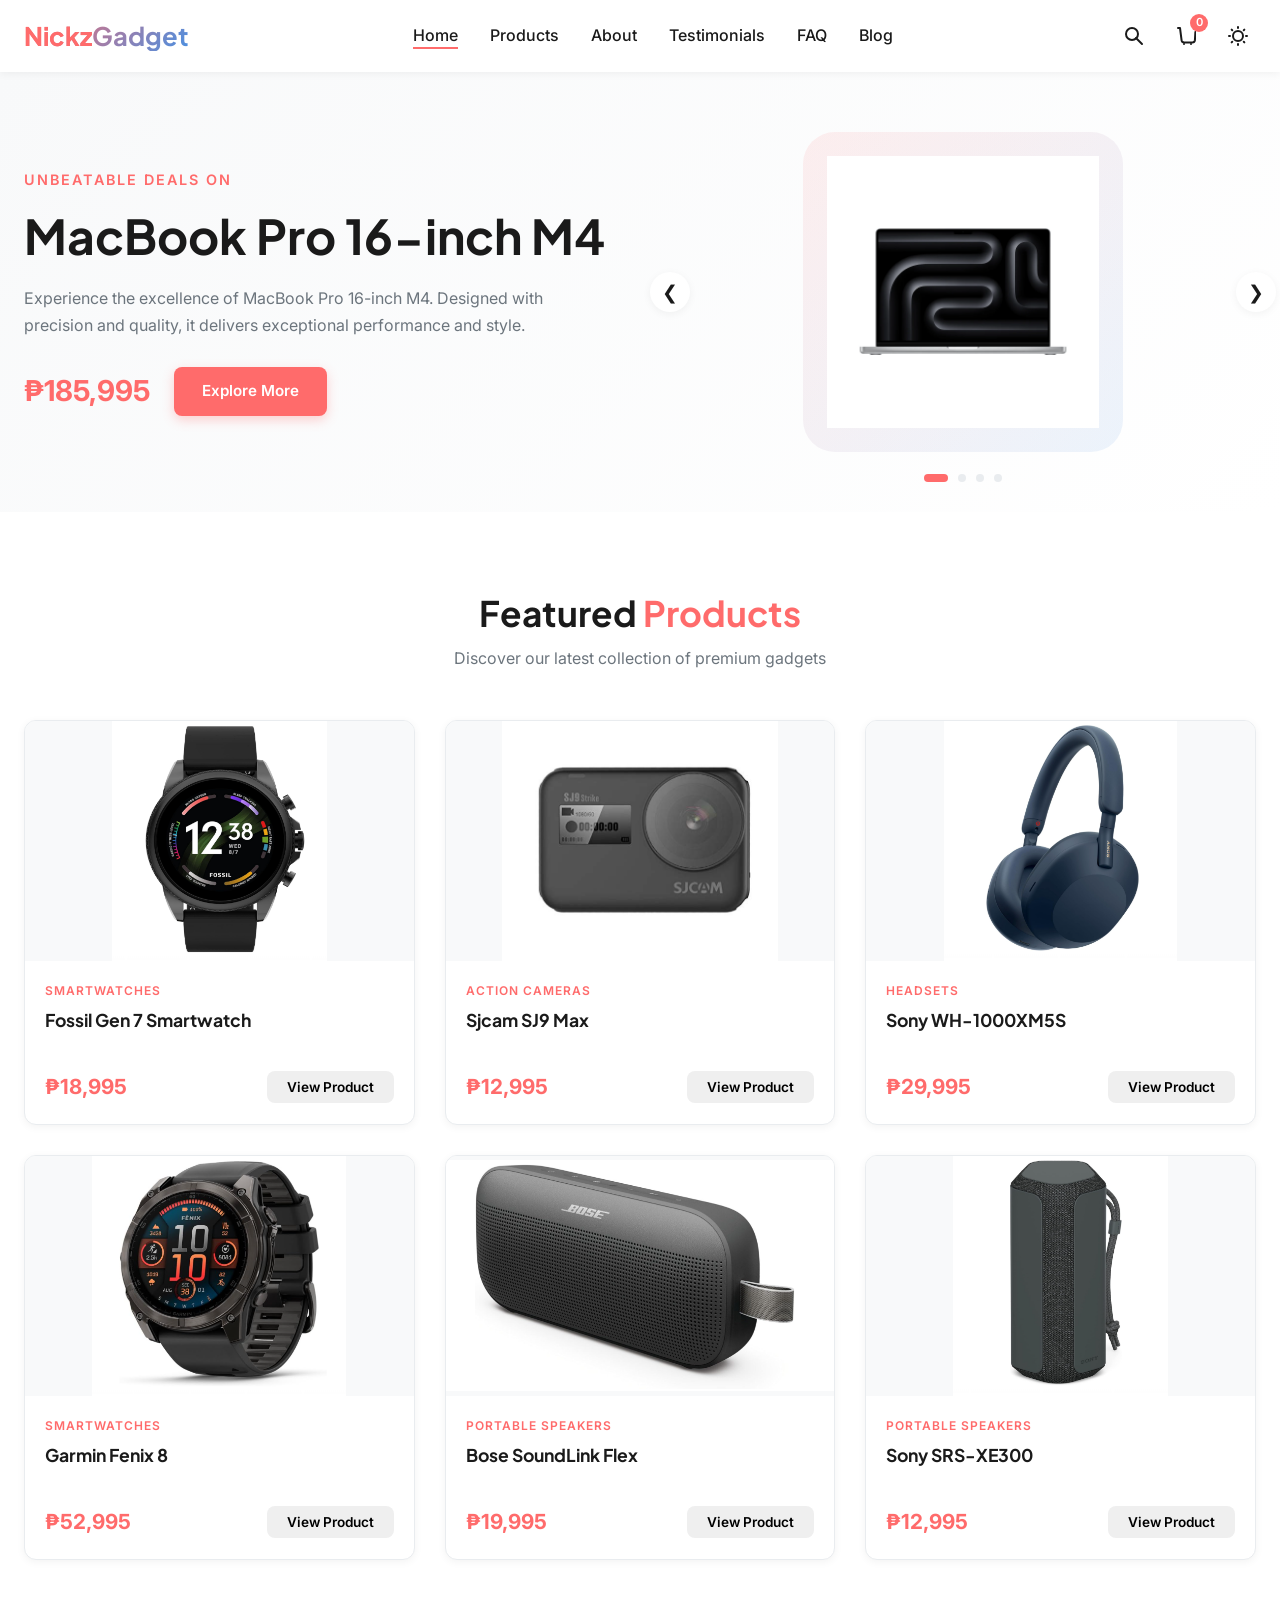
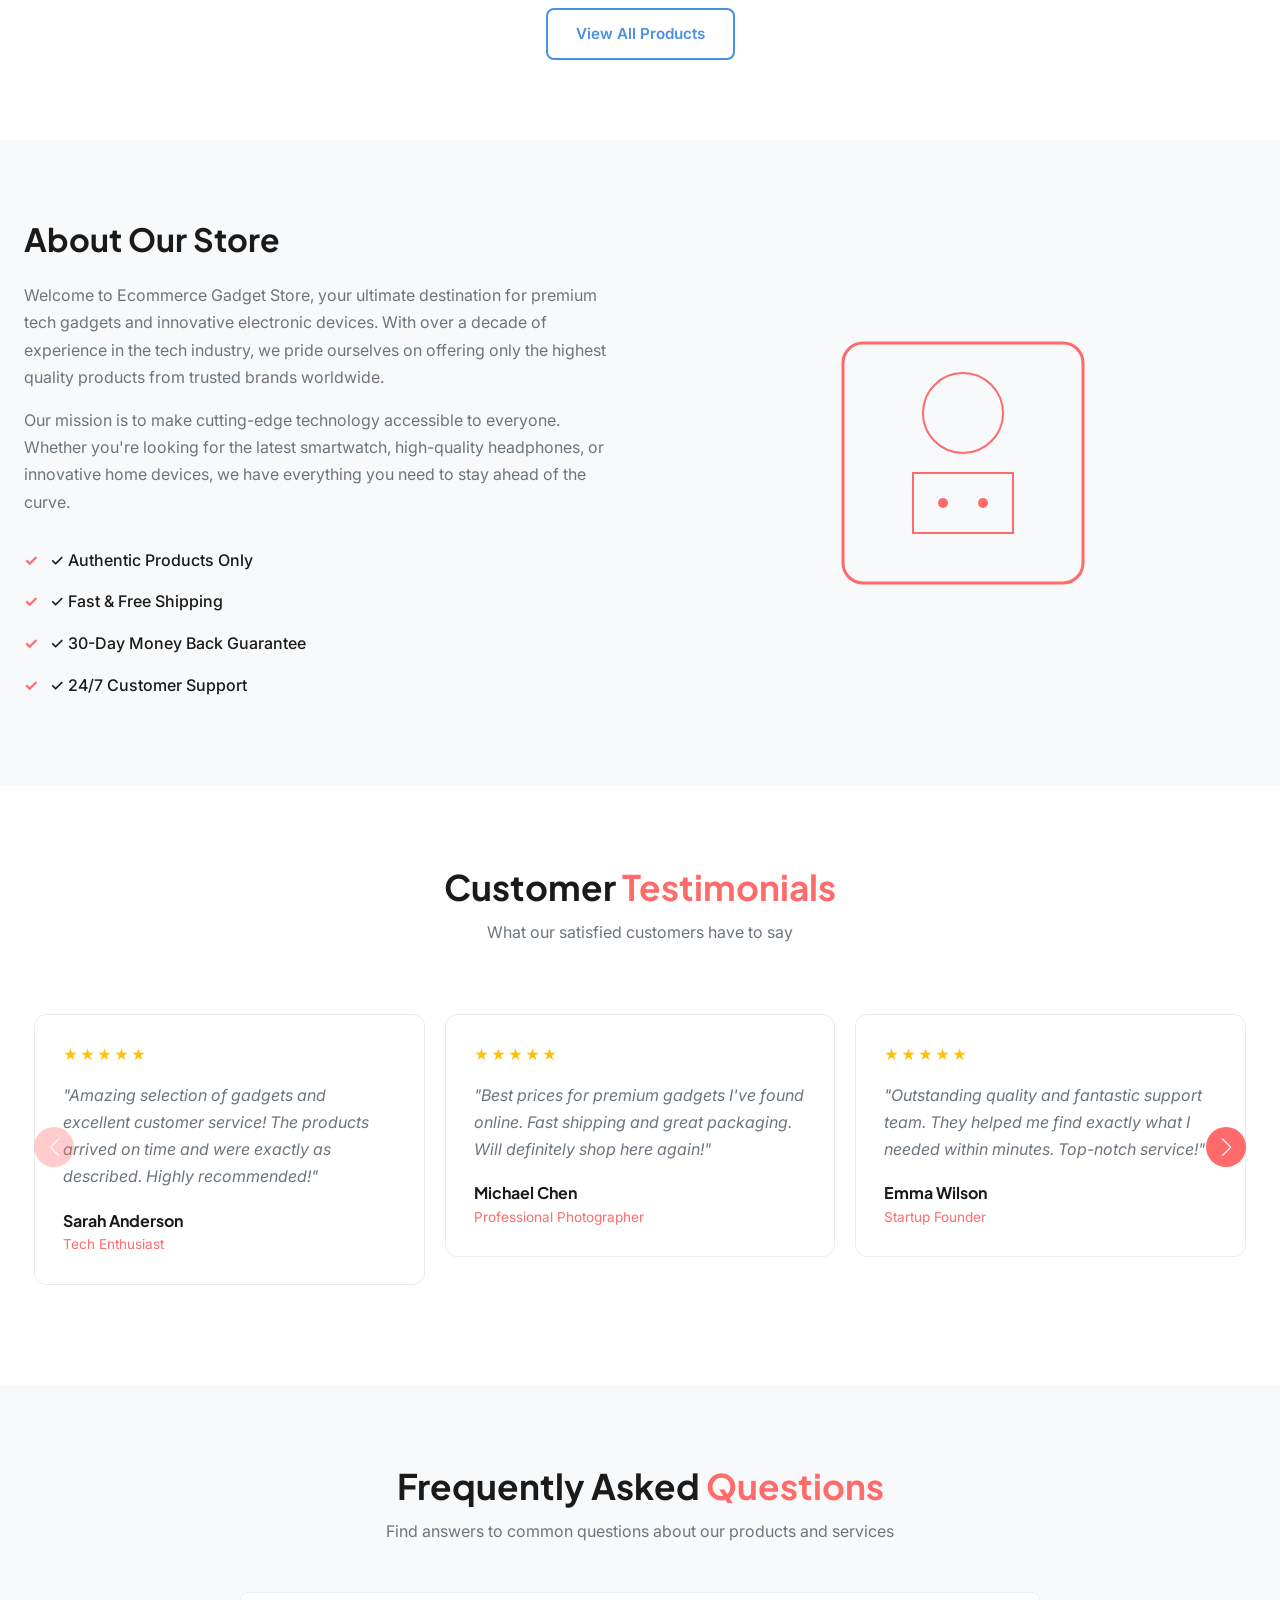
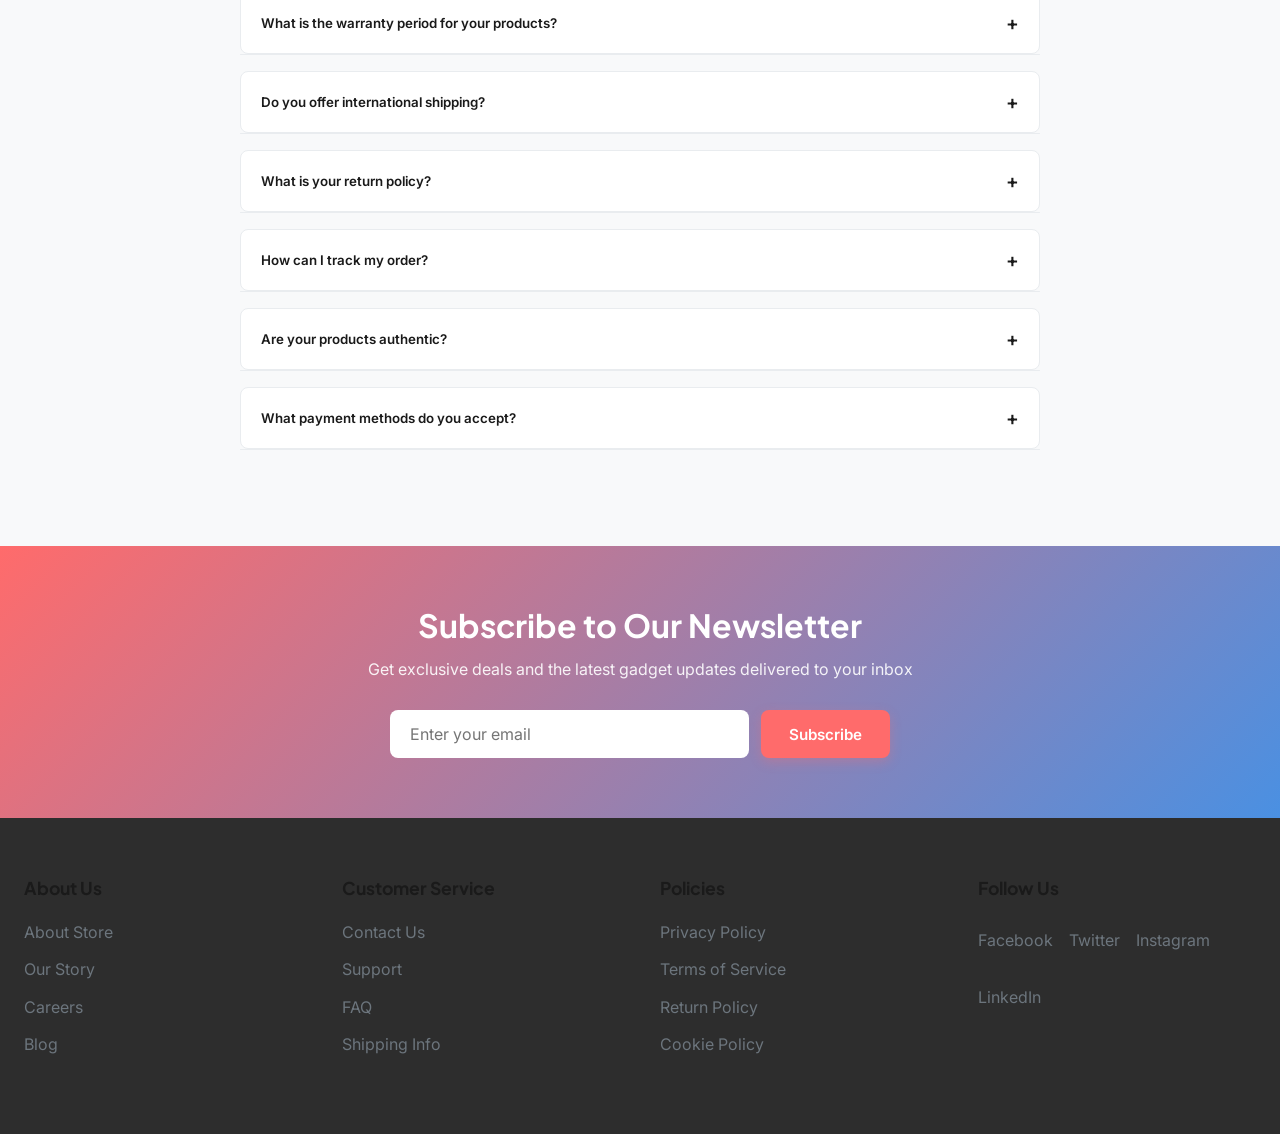
<file: index.html>
<!DOCTYPE html>
<html lang="en">
<head>
    <meta charset="UTF-8">
    <meta name="viewport" content="width=device-width, initial-scale=1.0, user-scalable=yes">
    <meta name="description" content="Ecommerce Gadget Store - Premium tech gadgets and electronics. Shop the latest smartphones, laptops, smartwatches, and more.">
    <meta name="keywords" content="gadgets, electronics, smartphones, laptops, tech store">
    <title>Ecommerce Gadget Store - Premium Tech Gadgets</title>
    <link href="https://fonts.googleapis.com/css2?family=Inter:opsz,wght@14..32,300;14..32,400;14..32,500;14..32,600;14..32,700&family=Plus+Jakarta+Sans:wght@400;500;600;700;800&display=swap" rel="stylesheet">
    <link rel="stylesheet" href="https://cdn.jsdelivr.net/npm/swiper@8/swiper-bundle.min.css">
    <link rel="stylesheet" href="assets/css/style.css">
</head>
<body>
    <!-- Header -->
    <header class="header">
        <div class="header-container">
            <div class="logo">
                <h1><span>Nickz</span>Gadget</h1>
            </div>
            <nav class="navbar">
                <ul class="nav-menu">
                    <li><a href="#home" class="nav-link">Home</a></li>
                    <li><a href="#products" class="nav-link">Products</a></li>
                    <li><a href="#about" class="nav-link">About</a></li>
                    <li><a href="#testimonials" class="nav-link">Testimonials</a></li>
                    <li><a href="#faq" class="nav-link">FAQ</a></li>
                    <li><a href="blog.html" class="nav-link">Blog</a></li>
                </ul>
            </nav>
            <div class="header-icons">
                <button class="search-btn" aria-label="Search">
                    <svg width="20" height="20" viewBox="0 0 20 20" fill="none">
                        <circle cx="8" cy="8" r="6" stroke="currentColor" stroke-width="2"/>
                        <path d="M12 12L18 18" stroke="currentColor" stroke-width="2" stroke-linecap="round"/>
                    </svg>
                </button>
                <a href="cart.html" class="cart-btn" aria-label="Shopping Cart">
                    <svg width="20" height="20" viewBox="0 0 20 20" fill="none">
                        <path d="M2 2H4L5.6 14.4C5.8 15.6 6.9 16.4 8.1 16.4H16.4C17.6 16.4 18.7 15.6 18.9 14.4L19.4 5.9" 
                              stroke="currentColor" stroke-width="2" stroke-linecap="round" stroke-linejoin="round"/>
                        <circle cx="8" cy="18" r="1" fill="currentColor"/>
                        <circle cx="15" cy="18" r="1" fill="currentColor"/>
                    </svg>
                    <span class="cart-count" id="cart-count">0</span>
                </a>
                <button class="theme-toggle-btn" id="theme-toggle" aria-label="Toggle Theme">
                    <svg width="20" height="20" viewBox="0 0 20 20" fill="none" class="sun-icon">
                        <circle cx="10" cy="10" r="5" stroke="currentColor" stroke-width="2"/>
                        <path d="M10 1V2M10 18V19M1 10H2M18 10H19M3.64 3.64L4.24 4.24M15.76 15.76L16.36 16.36M3.64 16.36L4.24 15.76M15.76 4.24L16.36 3.64" stroke="currentColor" stroke-width="2" stroke-linecap="round"/>
                    </svg>
                    <svg width="20" height="20" viewBox="0 0 20 20" fill="none" class="moon-icon" style="display: none;">
                        <path d="M19 10.13A9 9 0 1 0 9.67 19.9c4.6.37 8.55-3.3 8.75-7.88.07-1.41-.16-2.79-.62-4.12.58 1.37.9 2.89.9 4.47A8.86 8.86 0 0 1 19 10.13z" stroke="currentColor" stroke-width="1.5" fill="none"/>
                    </svg>
                </button>
                <button class="menu-toggle" aria-label="Toggle Menu">
                    <span></span>
                    <span></span>
                    <span></span>
                </button>
            </div>
        </div>
    </header>

    <!-- Banner Section -->
    <section id="home" class="banner-section">
        <div class="banner-container">
            <div class="banner-content">
                <p class="banner-subtitle">Unbeatable Deals on</p>
                <h2 class="banner-title" id="banner-product-name">Trendy Products</h2>
                <p class="banner-description" id="banner-product-desc">Find the perfect products at unbeatable prices, handpicked just for you. Get exclusive deals on the latest gadgets and tech innovations.</p>
                <div class="banner-price-action">
                    <span class="banner-price">₱<span id="banner-product-price">137,945</span></span>
                    <a href="#products" class="btn btn-primary">Explore More</a>
                </div>
            </div>
            <div class="banner-image">
                <div class="banner-product-image" id="banner-carousel">
                    <img id="banner-img" src="assets/images/MacBook Pro 16-inch M4.png" alt="Product">
                </div>
                <div class="carousel-dots" id="carousel-dots"></div>
                <button class="carousel-btn prev" id="carousel-prev">❮</button>
                <button class="carousel-btn next" id="carousel-next">❯</button>
            </div>
        </div>
    </section>

    <!-- Products Section -->
    <section id="products" class="products-section">
        <div class="container">
            <div class="section-header">
                <h2>Featured <span>Products</span></h2>
                <p>Discover our latest collection of premium gadgets</p>
            </div>
            <div class="products-grid" id="featured-products-grid">
                <!-- Featured products will be loaded here dynamically from products-data.js -->
            </div>
            <div class="view-all-btn-container">
                <a href="products.html" class="btn btn-secondary">View All Products</a>
            </div>
        </div>
    </section>

    <!-- About Section -->
    <section id="about" class="about-section">
        <div class="container">
            <div class="about-content">
                <div class="about-text">
                    <h2>About Our Store</h2>
                    <p>Welcome to Ecommerce Gadget Store, your ultimate destination for premium tech gadgets and innovative electronic devices. With over a decade of experience in the tech industry, we pride ourselves on offering only the highest quality products from trusted brands worldwide.</p>
                    <p>Our mission is to make cutting-edge technology accessible to everyone. Whether you're looking for the latest smartwatch, high-quality headphones, or innovative home devices, we have everything you need to stay ahead of the curve.</p>
                    <ul class="about-features">
                        <li>✓ Authentic Products Only</li>
                        <li>✓ Fast & Free Shipping</li>
                        <li>✓ 30-Day Money Back Guarantee</li>
                        <li>✓ 24/7 Customer Support</li>
                    </ul>
                </div>
                <div class="about-image">
                    <div class="about-image-placeholder">
                        <svg width="300" height="300" viewBox="0 0 300 300" fill="none">
                            <rect x="30" y="30" width="240" height="240" rx="20" stroke="currentColor" stroke-width="3" fill="none"/>
                            <circle cx="150" cy="100" r="40" fill="none" stroke="currentColor" stroke-width="2"/>
                            <path d="M100 160 L200 160 L200 220 L100 220 Z" fill="none" stroke="currentColor" stroke-width="2"/>
                            <circle cx="130" cy="190" r="5" fill="currentColor"/>
                            <circle cx="170" cy="190" r="5" fill="currentColor"/>
                        </svg>
                    </div>
                </div>
            </div>
        </div>
    </section>

    <!-- Testimonials Section -->
    <section id="testimonials" class="testimonials-section">
        <div class="container">
            <div class="section-header">
                <h2>Customer <span>Testimonials</span></h2>
                <p>What our satisfied customers have to say</p>
            </div>
            <div class="testimonials-slider">
                <div class="swiper testimonial-swiper">
                    <div class="swiper-wrapper">
                        <div class="swiper-slide testimonial-card">
                            <div class="testimonial-stars">★★★★★</div>
                            <p class="testimonial-text">"Amazing selection of gadgets and excellent customer service! The products arrived on time and were exactly as described. Highly recommended!"</p>
                            <div class="testimonial-author">
                                <h4>Sarah Anderson</h4>
                                <p>Tech Enthusiast</p>
                            </div>
                        </div>
                        <div class="swiper-slide testimonial-card">
                            <div class="testimonial-stars">★★★★★</div>
                            <p class="testimonial-text">"Best prices for premium gadgets I've found online. Fast shipping and great packaging. Will definitely shop here again!"</p>
                            <div class="testimonial-author">
                                <h4>Michael Chen</h4>
                                <p>Professional Photographer</p>
                            </div>
                        </div>
                        <div class="swiper-slide testimonial-card">
                            <div class="testimonial-stars">★★★★★</div>
                            <p class="testimonial-text">"Outstanding quality and fantastic support team. They helped me find exactly what I needed within minutes. Top-notch service!"</p>
                            <div class="testimonial-author">
                                <h4>Emma Wilson</h4>
                                <p>Startup Founder</p>
                            </div>
                        </div>
                        <div class="swiper-slide testimonial-card">
                            <div class="testimonial-stars">★★★★★</div>
                            <p class="testimonial-text">"I've been a customer for years and never been disappointed. Authentic products, competitive prices, and reliable delivery every time."</p>
                            <div class="testimonial-author">
                                <h4>James Rodriguez</h4>
                                <p>Business Owner</p>
                            </div>
                        </div>
                    </div>
                    <div class="swiper-button-prev testimonial-button-prev"></div>
                    <div class="swiper-button-next testimonial-button-next"></div>
                </div>
            </div>
        </div>
    </section>

    <!-- FAQ Section -->
    <section id="faq" class="faq-section">
        <div class="container">
            <div class="section-header">
                <h2>Frequently Asked <span>Questions</span></h2>
                <p>Find answers to common questions about our products and services</p>
            </div>
            <div class="faq-container">
                <div class="faq-item">
                    <button class="faq-question">
                        <span>What is the warranty period for your products?</span>
                        <span class="faq-icon">+</span>
                    </button>
                    <div class="faq-answer">
                        <p>Most of our products come with a manufacturer's warranty of 1 year. Some premium items may have extended warranties. Please check the product details for specific warranty information.</p>
                    </div>
                </div>

                <div class="faq-item">
                    <button class="faq-question">
                        <span>Do you offer international shipping?</span>
                        <span class="faq-icon">+</span>
                    </button>
                    <div class="faq-answer">
                        <p>Yes, we ship to over 150 countries worldwide. Shipping costs and delivery times vary depending on your location. You can calculate shipping costs during checkout.</p>
                    </div>
                </div>

                <div class="faq-item">
                    <button class="faq-question">
                        <span>What is your return policy?</span>
                        <span class="faq-icon">+</span>
                    </button>
                    <div class="faq-answer">
                        <p>We offer a 30-day money-back guarantee on all products. If you're not satisfied, simply return the item in its original condition for a full refund or exchange.</p>
                    </div>
                </div>

                <div class="faq-item">
                    <button class="faq-question">
                        <span>How can I track my order?</span>
                        <span class="faq-icon">+</span>
                    </button>
                    <div class="faq-answer">
                        <p>Once your order is shipped, you'll receive a tracking number via email. You can use this number to track your package in real-time on our website or the carrier's website.</p>
                    </div>
                </div>

                <div class="faq-item">
                    <button class="faq-question">
                        <span>Are your products authentic?</span>
                        <span class="faq-icon">+</span>
                    </button>
                    <div class="faq-answer">
                        <p>Absolutely! We only sell authentic products directly from authorized manufacturers and authorized distributors. We guarantee the authenticity of every product we sell.</p>
                    </div>
                </div>

                <div class="faq-item">
                    <button class="faq-question">
                        <span>What payment methods do you accept?</span>
                        <span class="faq-icon">+</span>
                    </button>
                    <div class="faq-answer">
                        <p>We accept all major credit cards (Visa, Mastercard, American Express), PayPal, Apple Pay, Google Pay, and bank transfers. All payments are secured with SSL encryption.</p>
                    </div>
                </div>
            </div>
        </div>
    </section>

    <!-- Newsletter Section -->
    <section class="newsletter-section">
        <div class="container">
            <div class="newsletter-content">
                <h2>Subscribe to Our Newsletter</h2>
                <p>Get exclusive deals and the latest gadget updates delivered to your inbox</p>
                <form class="newsletter-form">
                    <input type="email" placeholder="Enter your email" required>
                    <button type="submit" class="btn btn-primary">Subscribe</button>
                </form>
            </div>
        </div>
    </section>

    <!-- Footer -->
    <footer class="footer">
        <div class="footer-content">
            <div class="footer-col">
                <h4>About Us</h4>
                <ul>
                    <li><a href="#">About Store</a></li>
                    <li><a href="#">Our Story</a></li>
                    <li><a href="#">Careers</a></li>
                    <li><a href="#">Blog</a></li>
                </ul>
            </div>
            <div class="footer-col">
                <h4>Customer Service</h4>
                <ul>
                    <li><a href="#">Contact Us</a></li>
                    <li><a href="#">Support</a></li>
                    <li><a href="#">FAQ</a></li>
                    <li><a href="#">Shipping Info</a></li>
                </ul>
            </div>
            <div class="footer-col">
                <h4>Policies</h4>
                <ul>
                    <li><a href="#">Privacy Policy</a></li>
                    <li><a href="#">Terms of Service</a></li>
                    <li><a href="#">Return Policy</a></li>
                    <li><a href="#">Cookie Policy</a></li>
                </ul>
            </div>
            <div class="footer-col">
                <h4>Follow Us</h4>
                <div class="social-links">
                    <a href="#" class="social-link">Facebook</a>
                    <a href="#" class="social-link">Twitter</a>
                    <a href="#" class="social-link">Instagram</a>
                    <a href="#" class="social-link">LinkedIn</a>
                </div>
            </div>
        </div>
    </footer>

    <!-- Scroll to Top Button -->
    <button class="scroll-to-top" aria-label="Scroll to top">↑</button>

    <!-- Scripts -->
    <script src="assets/js/products-data.js"></script>
    <script src="https://cdn.jsdelivr.net/npm/swiper@8/swiper-bundle.min.js"></script>
    <script src="assets/js/script.js"></script>
</body>
</html>
</file>
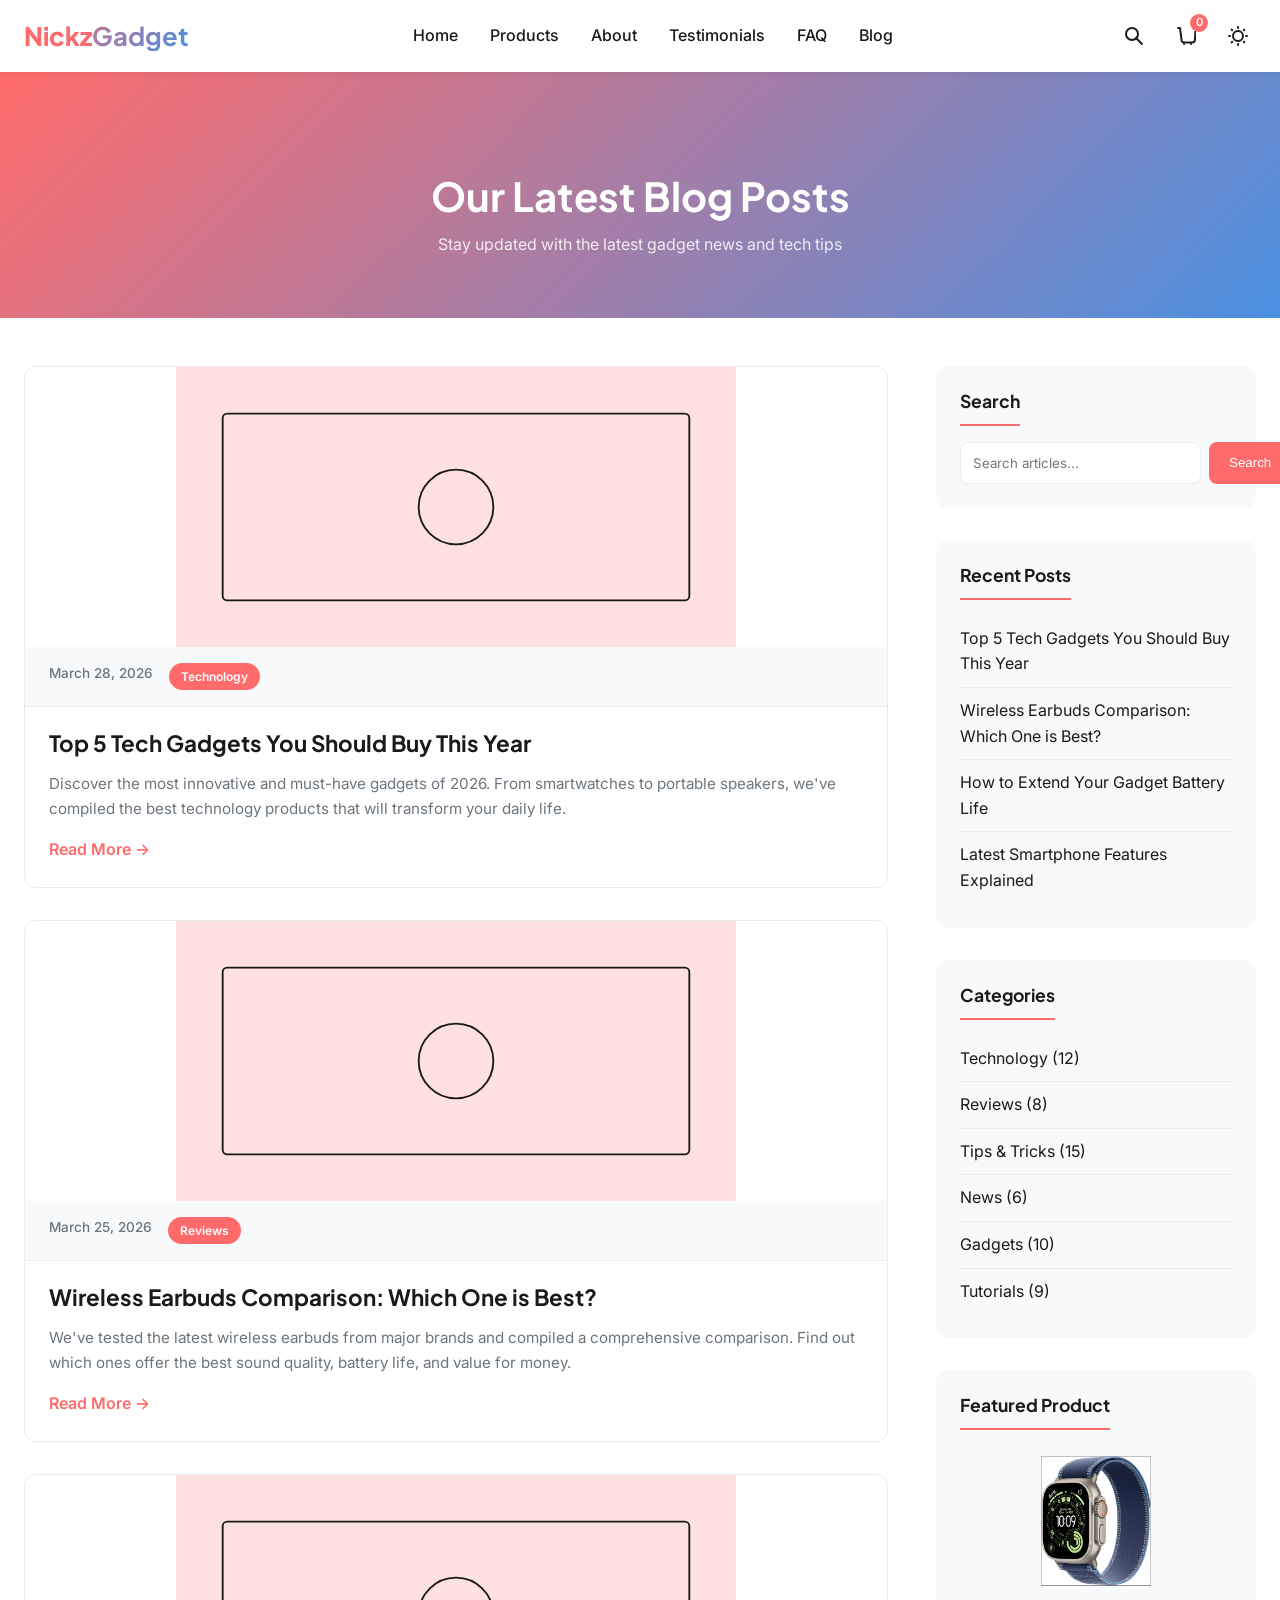
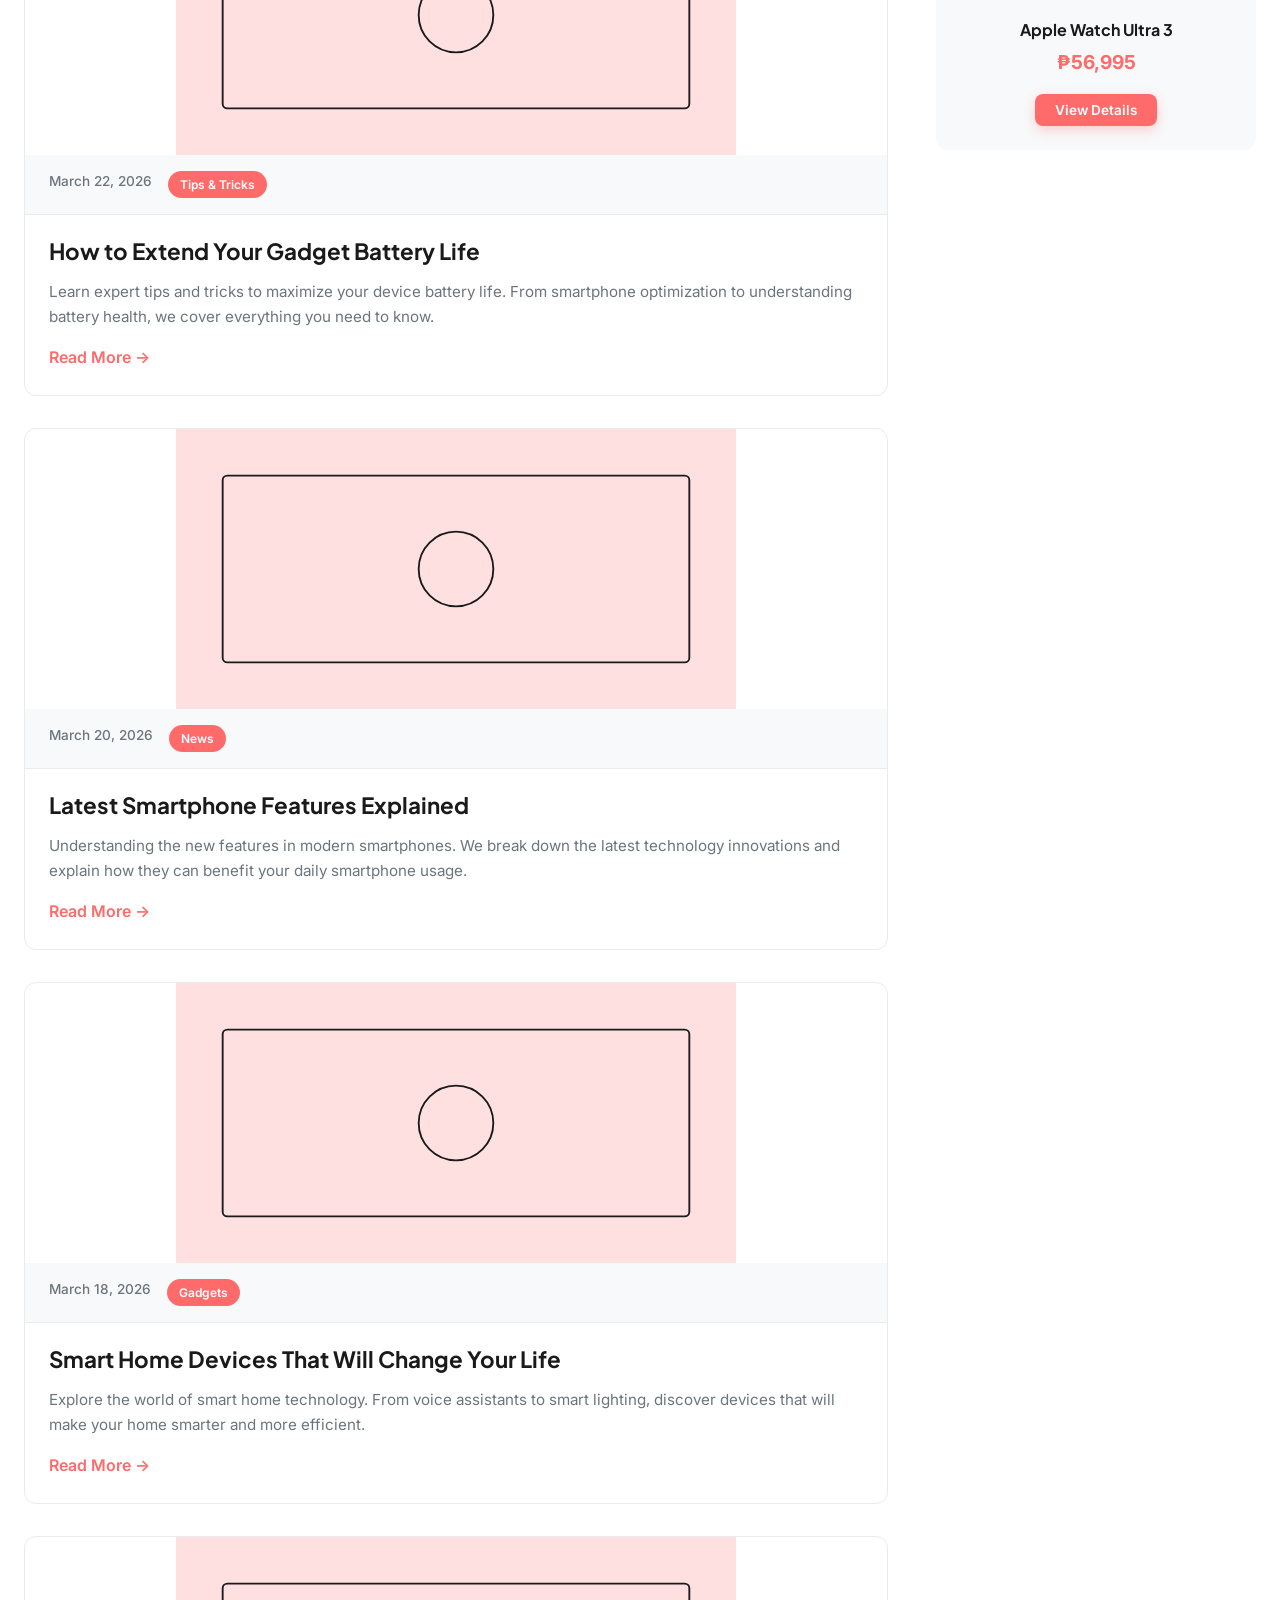
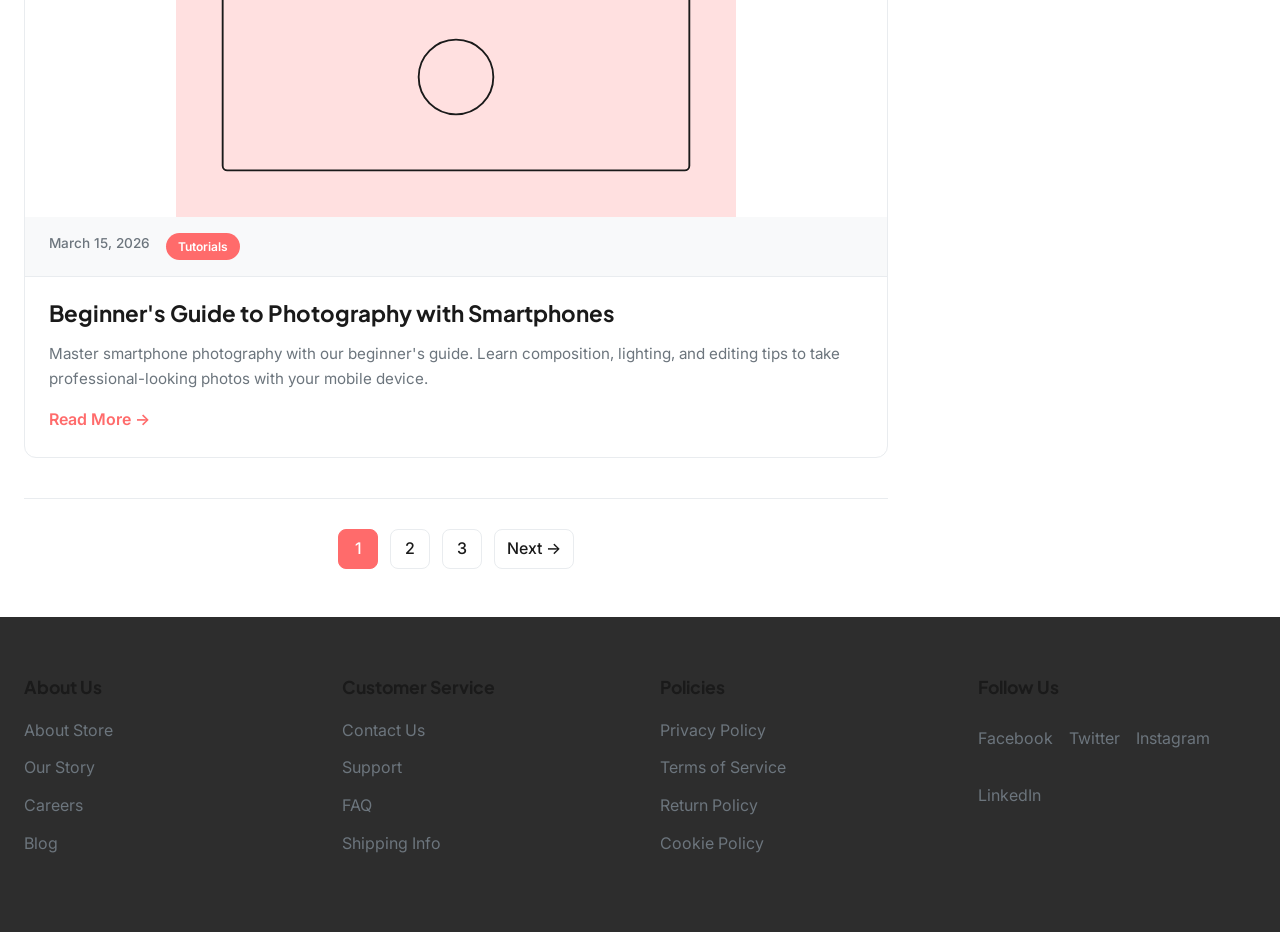
<file: blog.html>
<!DOCTYPE html>
<html lang="en">
<head>
    <meta charset="UTF-8">
    <meta name="viewport" content="width=device-width, initial-scale=1.0, user-scalable=yes">
    <meta name="description" content="Blog - Stay updated with the latest gadget news and tech tips at Ecommerce Gadget Store">
    <title>Yannickz Website</title>
    <link href="https://fonts.googleapis.com/css2?family=Inter:opsz,wght@14..32,300;14..32,400;14..32,500;14..32,600;14..32,700&family=Plus+Jakarta+Sans:wght@400;500;600;700;800&display=swap" rel="stylesheet">
    <link rel="stylesheet" href="assets/css/style.css">
    <link rel="stylesheet" href="assets/css/pages.css">
</head>
<body>
    <!-- Header -->
    <header class="header">
        <div class="header-container">
            <div class="logo">
                <h1><span>Nickz</span>Gadget</h1>
            </div>
            <nav class="navbar">
                <ul class="nav-menu">
                    <li><a href="index.html" class="nav-link">Home</a></li>
                    <li><a href="products.html" class="nav-link">Products</a></li>
                    <li><a href="index.html#about" class="nav-link">About</a></li>
                    <li><a href="index.html#testimonials" class="nav-link">Testimonials</a></li>
                    <li><a href="index.html#faq" class="nav-link">FAQ</a></li>
                    <li><a href="blog.html" class="nav-link active">Blog</a></li>
                </ul>
            </nav>
            <div class="header-icons">
                <button class="search-btn" aria-label="Search">
                    <svg width="20" height="20" viewBox="0 0 20 20" fill="none">
                        <circle cx="8" cy="8" r="6" stroke="currentColor" stroke-width="2"/>
                        <path d="M12 12L18 18" stroke="currentColor" stroke-width="2" stroke-linecap="round"/>
                    </svg>
                </button>
                <a href="cart.html" class="cart-btn" aria-label="Shopping Cart">
                    <svg width="20" height="20" viewBox="0 0 20 20" fill="none">
                        <path d="M2 2H4L5.6 14.4C5.8 15.6 6.9 16.4 8.1 16.4H16.4C17.6 16.4 18.7 15.6 18.9 14.4L19.4 5.9" 
                              stroke="currentColor" stroke-width="2" stroke-linecap="round" stroke-linejoin="round"/>
                        <circle cx="8" cy="18" r="1" fill="currentColor"/>
                        <circle cx="15" cy="18" r="1" fill="currentColor"/>
                    </svg>
                    <span class="cart-count" id="cart-count">0</span>
                </a>
                <button class="theme-toggle-btn" id="theme-toggle" aria-label="Toggle Theme">
                    <svg width="20" height="20" viewBox="0 0 20 20" fill="none" class="sun-icon">
                        <circle cx="10" cy="10" r="5" stroke="currentColor" stroke-width="2"/>
                        <path d="M10 1V2M10 18V19M1 10H2M18 10H19M3.64 3.64L4.24 4.24M15.76 15.76L16.36 16.36M3.64 16.36L4.24 15.76M15.76 4.24L16.36 3.64" stroke="currentColor" stroke-width="2" stroke-linecap="round"/>
                    </svg>
                    <svg width="20" height="20" viewBox="0 0 20 20" fill="none" class="moon-icon" style="display: none;">
                        <path d="M19 10.13A9 9 0 1 0 9.67 19.9c4.6.37 8.55-3.3 8.75-7.88.07-1.41-.16-2.79-.62-4.12.58 1.37.9 2.89.9 4.47A8.86 8.86 0 0 1 19 10.13z" stroke="currentColor" stroke-width="1.5" fill="none"/>
                    </svg>
                </button>
                <button class="menu-toggle" aria-label="Toggle Menu">
                    <span></span>
                    <span></span>
                    <span></span>
                </button>
            </div>
        </div>
    </header>

    <!-- Page Header -->
    <section class="page-header">
        <div class="container">
            <h1>Our Latest Blog Posts</h1>
            <p>Stay updated with the latest gadget news and tech tips</p>
        </div>
    </section>

    <!-- Blog Content -->
    <div class="container page-content">
        <div class="blog-layout">
            <!-- Blog Posts -->
            <main class="blog-main">
                <article class="blog-post">
                    <div class="blog-image">
                        <svg width="100%" height="300" viewBox="0 0 600 300" fill="none">
                            <rect width="600" height="300" fill="var(--primary-light, #E8F0FE)"/>
                            <rect x="50" y="50" width="500" height="200" rx="5" stroke="currentColor" stroke-width="2" fill="none"/>
                            <circle cx="300" cy="150" r="40" fill="none" stroke="currentColor" stroke-width="2"/>
                        </svg>
                    </div>
                    <div class="blog-meta">
                        <span class="blog-date">March 28, 2026</span>
                        <span class="blog-category">Technology</span>
                    </div>
                    <h2 class="blog-title">Top 5 Tech Gadgets You Should Buy This Year</h2>
                    <p class="blog-excerpt">Discover the most innovative and must-have gadgets of 2026. From smartwatches to portable speakers, we've compiled the best technology products that will transform your daily life.</p>
                    <a href="#" class="read-more">Read More →</a>
                </article>

                <article class="blog-post">
                    <div class="blog-image">
                        <svg width="100%" height="300" viewBox="0 0 600 300" fill="none">
                            <rect width="600" height="300" fill="var(--primary-light, #F0E8FE)"/>
                            <rect x="50" y="50" width="500" height="200" rx="5" stroke="currentColor" stroke-width="2" fill="none"/>
                            <circle cx="300" cy="150" r="40" fill="none" stroke="currentColor" stroke-width="2"/>
                        </svg>
                    </div>
                    <div class="blog-meta">
                        <span class="blog-date">March 25, 2026</span>
                        <span class="blog-category">Reviews</span>
                    </div>
                    <h2 class="blog-title">Wireless Earbuds Comparison: Which One is Best?</h2>
                    <p class="blog-excerpt">We've tested the latest wireless earbuds from major brands and compiled a comprehensive comparison. Find out which ones offer the best sound quality, battery life, and value for money.</p>
                    <a href="#" class="read-more">Read More →</a>
                </article>

                <article class="blog-post">
                    <div class="blog-image">
                        <svg width="100%" height="300" viewBox="0 0 600 300" fill="none">
                            <rect width="600" height="300" fill="var(--primary-light, #FEE8E8)"/>
                            <rect x="50" y="50" width="500" height="200" rx="5" stroke="currentColor" stroke-width="2" fill="none"/>
                            <circle cx="300" cy="150" r="40" fill="none" stroke="currentColor" stroke-width="2"/>
                        </svg>
                    </div>
                    <div class="blog-meta">
                        <span class="blog-date">March 22, 2026</span>
                        <span class="blog-category">Tips & Tricks</span>
                    </div>
                    <h2 class="blog-title">How to Extend Your Gadget Battery Life</h2>
                    <p class="blog-excerpt">Learn expert tips and tricks to maximize your device battery life. From smartphone optimization to understanding battery health, we cover everything you need to know.</p>
                    <a href="#" class="read-more">Read More →</a>
                </article>

                <article class="blog-post">
                    <div class="blog-image">
                        <svg width="100%" height="300" viewBox="0 0 600 300" fill="none">
                            <rect width="600" height="300" fill="var(--primary-light, #E8FEE8)"/>
                            <rect x="50" y="50" width="500" height="200" rx="5" stroke="currentColor" stroke-width="2" fill="none"/>
                            <circle cx="300" cy="150" r="40" fill="none" stroke="currentColor" stroke-width="2"/>
                        </svg>
                    </div>
                    <div class="blog-meta">
                        <span class="blog-date">March 20, 2026</span>
                        <span class="blog-category">News</span>
                    </div>
                    <h2 class="blog-title">Latest Smartphone Features Explained</h2>
                    <p class="blog-excerpt">Understanding the new features in modern smartphones. We break down the latest technology innovations and explain how they can benefit your daily smartphone usage.</p>
                    <a href="#" class="read-more">Read More →</a>
                </article>

                <article class="blog-post">
                    <div class="blog-image">
                        <svg width="100%" height="300" viewBox="0 0 600 300" fill="none">
                            <rect width="600" height="300" fill="var(--primary-light, #FFEFE8)"/>
                            <rect x="50" y="50" width="500" height="200" rx="5" stroke="currentColor" stroke-width="2" fill="none"/>
                            <circle cx="300" cy="150" r="40" fill="none" stroke="currentColor" stroke-width="2"/>
                        </svg>
                    </div>
                    <div class="blog-meta">
                        <span class="blog-date">March 18, 2026</span>
                        <span class="blog-category">Gadgets</span>
                    </div>
                    <h2 class="blog-title">Smart Home Devices That Will Change Your Life</h2>
                    <p class="blog-excerpt">Explore the world of smart home technology. From voice assistants to smart lighting, discover devices that will make your home smarter and more efficient.</p>
                    <a href="#" class="read-more">Read More →</a>
                </article>

                <article class="blog-post">
                    <div class="blog-image">
                        <svg width="100%" height="300" viewBox="0 0 600 300" fill="none">
                            <rect width="600" height="300" fill="var(--primary-light, #E8F8FE)"/>
                            <rect x="50" y="50" width="500" height="200" rx="5" stroke="currentColor" stroke-width="2" fill="none"/>
                            <circle cx="300" cy="150" r="40" fill="none" stroke="currentColor" stroke-width="2"/>
                        </svg>
                    </div>
                    <div class="blog-meta">
                        <span class="blog-date">March 15, 2026</span>
                        <span class="blog-category">Tutorials</span>
                    </div>
                    <h2 class="blog-title">Beginner's Guide to Photography with Smartphones</h2>
                    <p class="blog-excerpt">Master smartphone photography with our beginner's guide. Learn composition, lighting, and editing tips to take professional-looking photos with your mobile device.</p>
                    <a href="#" class="read-more">Read More →</a>
                </article>

                <!-- Pagination -->
                <div class="pagination">
                    <a href="#" class="page-link active">1</a>
                    <a href="#" class="page-link">2</a>
                    <a href="#" class="page-link">3</a>
                    <a href="#" class="page-link">Next →</a>
                </div>
            </main>

            <!-- Sidebar -->
            <aside class="blog-sidebar">
                <div class="sidebar-widget">
                    <h3>Search</h3>
                    <form class="search-form">
                        <input type="text" placeholder="Search articles...">
                        <button type="submit">Search</button>
                    </form>
                </div>

                <div class="sidebar-widget">
                    <h3>Recent Posts</h3>
                    <ul class="recent-posts">
                        <li><a href="#">Top 5 Tech Gadgets You Should Buy This Year</a></li>
                        <li><a href="#">Wireless Earbuds Comparison: Which One is Best?</a></li>
                        <li><a href="#">How to Extend Your Gadget Battery Life</a></li>
                        <li><a href="#">Latest Smartphone Features Explained</a></li>
                    </ul>
                </div>

                <div class="sidebar-widget">
                    <h3>Categories</h3>
                    <ul class="categories">
                        <li><a href="#">Technology (12)</a></li>
                        <li><a href="#">Reviews (8)</a></li>
                        <li><a href="#">Tips & Tricks (15)</a></li>
                        <li><a href="#">News (6)</a></li>
                        <li><a href="#">Gadgets (10)</a></li>
                        <li><a href="#">Tutorials (9)</a></li>
                    </ul>
                </div>

                <div class="sidebar-widget popular">
                    <h3>Featured Product</h3>
                    <div class="featured-product">
                        <div class="featured-image">
                            <img src="assets/images/Apple Watch Ultra 3.png" alt="Apple Watch Ultra 3" style="width: 100%; height: 150px; object-fit: contain; padding: 10px;">
                        </div>
                        <h4>Apple Watch Ultra 3</h4>
                        <p class="price">₱56,995</p>
                        <button class="btn btn-primary btn-small" onclick="goToProduct(19)">View Details</button>
                    </div>
                </div>
            </aside>
        </div>
    </div>

    <!-- Footer -->
    <footer class="footer">
        <div class="footer-content">
            <div class="footer-col">
                <h4>About Us</h4>
                <ul>
                    <li><a href="#">About Store</a></li>
                    <li><a href="#">Our Story</a></li>
                    <li><a href="#">Careers</a></li>
                    <li><a href="#">Blog</a></li>
                </ul>
            </div>
            <div class="footer-col">
                <h4>Customer Service</h4>
                <ul>
                    <li><a href="#">Contact Us</a></li>
                    <li><a href="#">Support</a></li>
                    <li><a href="#">FAQ</a></li>
                    <li><a href="#">Shipping Info</a></li>
                </ul>
            </div>
            <div class="footer-col">
                <h4>Policies</h4>
                <ul>
                    <li><a href="#">Privacy Policy</a></li>
                    <li><a href="#">Terms of Service</a></li>
                    <li><a href="#">Return Policy</a></li>
                    <li><a href="#">Cookie Policy</a></li>
                </ul>
            </div>
            <div class="footer-col">
                <h4>Follow Us</h4>
                <div class="social-links">
                    <a href="#" class="social-link">Facebook</a>
                    <a href="#" class="social-link">Twitter</a>
                    <a href="#" class="social-link">Instagram</a>
                    <a href="#" class="social-link">LinkedIn</a>
                </div>
            </div>
        </div>
    </footer>

    <!-- Scroll to Top Button -->
    <button class="scroll-to-top" aria-label="Scroll to top">↑</button>

    <script src="assets/js/products-data.js"></script>
    <script src="assets/js/script.js"></script>
    <script>
        function goToProduct(productId) {
            window.open(`product-detail.html?id=${productId}`, '_blank');
        }
    </script>
</body>
</html>
</file>
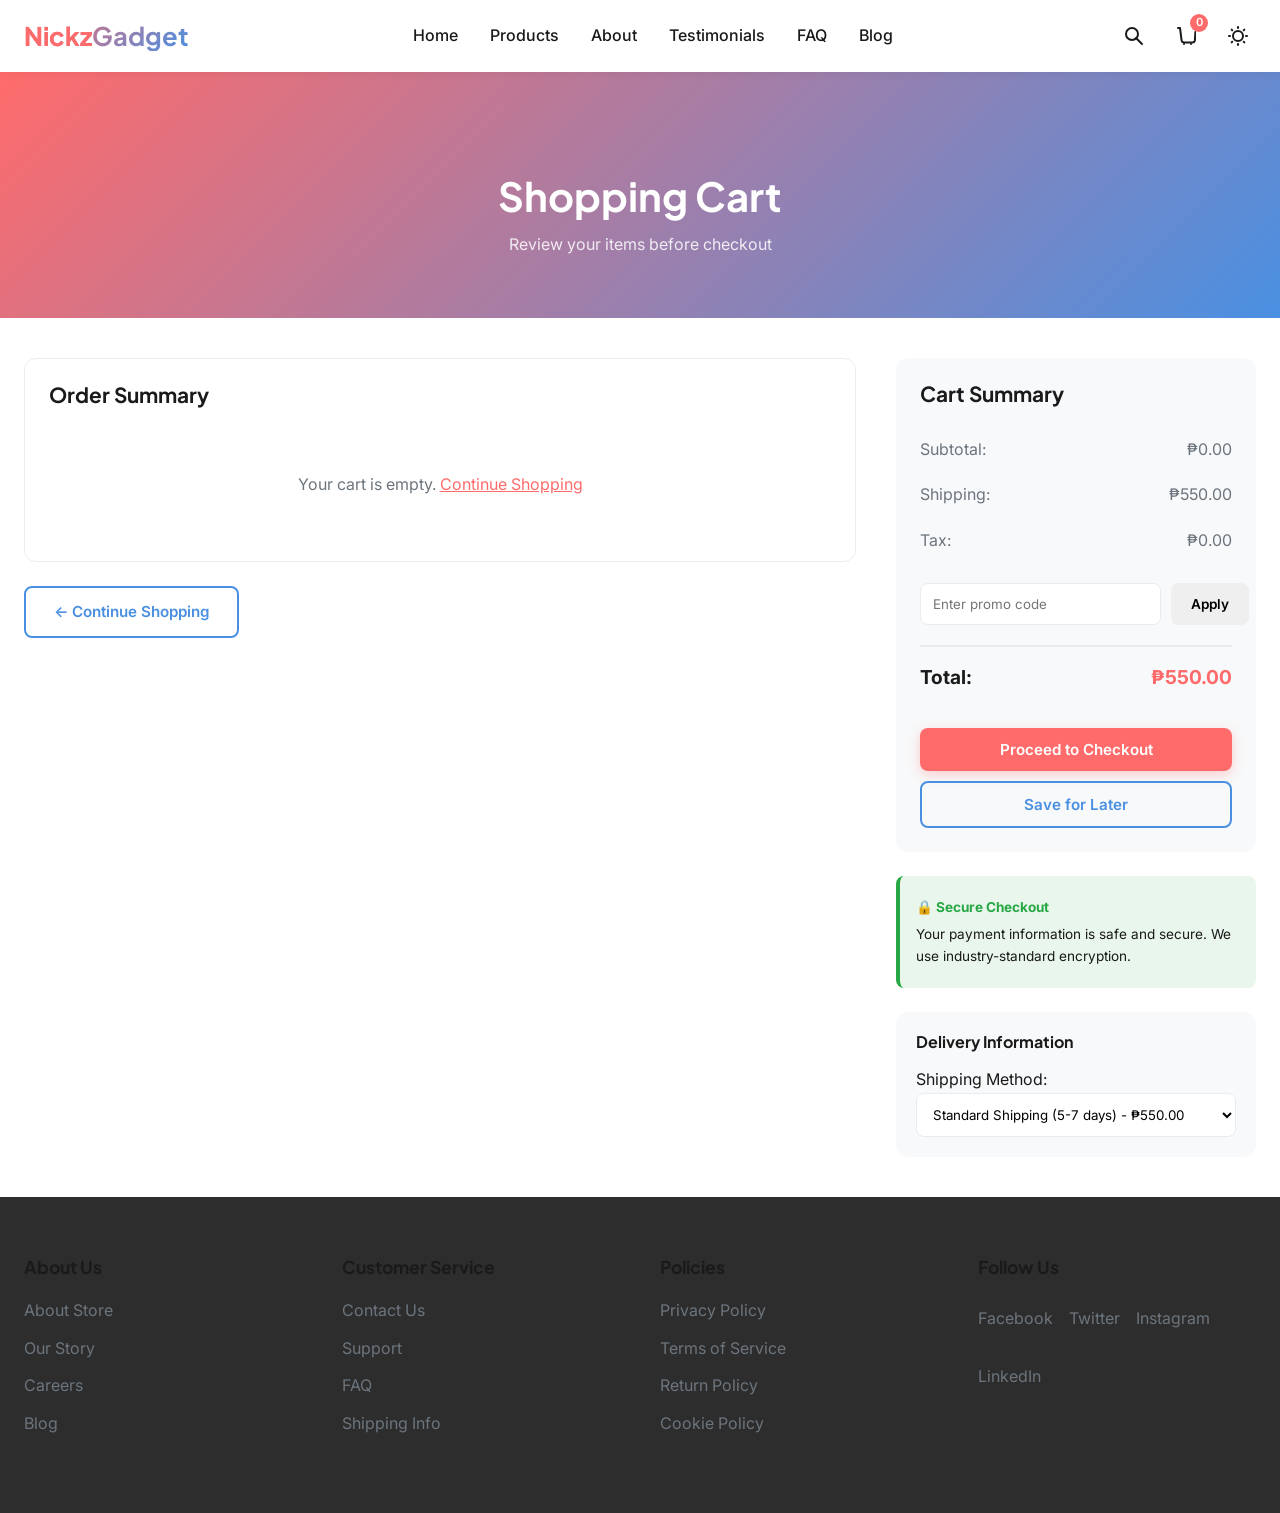
<file: cart.html>
<!DOCTYPE html>
<html lang="en">
<head>
    <meta charset="UTF-8">
    <meta name="viewport" content="width=device-width, initial-scale=1.0, user-scalable=yes">
    <meta name="description" content="Shopping Cart - Review your items before checkout at Ecommerce Gadget Store">
    <title>Shopping Cart - Ecommerce Gadget Store</title>
    <link href="https://fonts.googleapis.com/css2?family=Inter:opsz,wght@14..32,300;14..32,400;14..32,500;14..32,600;14..32,700&family=Plus+Jakarta+Sans:wght@400;500;600;700;800&display=swap" rel="stylesheet">
    <link rel="stylesheet" href="assets/css/style.css">
    <link rel="stylesheet" href="assets/css/pages.css">
</head>
<body>
    <!-- Header -->
    <header class="header">
        <div class="header-container">
            <div class="logo">
                <h1><span>Nickz</span>Gadget</h1>
            </div>
            <nav class="navbar">
                <ul class="nav-menu">
                    <li><a href="index.html" class="nav-link">Home</a></li>
                    <li><a href="products.html" class="nav-link">Products</a></li>
                    <li><a href="index.html#about" class="nav-link">About</a></li>
                    <li><a href="index.html#testimonials" class="nav-link">Testimonials</a></li>
                    <li><a href="index.html#faq" class="nav-link">FAQ</a></li>
                    <li><a href="blog.html" class="nav-link">Blog</a></li>
                </ul>
            </nav>
            <div class="header-icons">
                <button class="search-btn" aria-label="Search">
                    <svg width="20" height="20" viewBox="0 0 20 20" fill="none">
                        <circle cx="8" cy="8" r="6" stroke="currentColor" stroke-width="2"/>
                        <path d="M12 12L18 18" stroke="currentColor" stroke-width="2" stroke-linecap="round"/>
                    </svg>
                </button>
                <a href="cart.html" class="cart-btn" aria-label="Shopping Cart">
                    <svg width="20" height="20" viewBox="0 0 20 20" fill="none">
                        <path d="M2 2H4L5.6 14.4C5.8 15.6 6.9 16.4 8.1 16.4H16.4C17.6 16.4 18.7 15.6 18.9 14.4L19.4 5.9" 
                              stroke="currentColor" stroke-width="2" stroke-linecap="round" stroke-linejoin="round"/>
                        <circle cx="8" cy="18" r="1" fill="currentColor"/>
                        <circle cx="15" cy="18" r="1" fill="currentColor"/>
                    </svg>
                    <span class="cart-count" id="cart-count">0</span>
                </a>
                <button class="theme-toggle-btn" id="theme-toggle" aria-label="Toggle Theme">
                    <svg width="20" height="20" viewBox="0 0 20 20" fill="none" class="sun-icon">
                        <circle cx="10" cy="10" r="5" stroke="currentColor" stroke-width="2"/>
                        <path d="M10 1V2M10 18V19M1 10H2M18 10H19M3.64 3.64L4.24 4.24M15.76 15.76L16.36 16.36M3.64 16.36L4.24 15.76M15.76 4.24L16.36 3.64" stroke="currentColor" stroke-width="2" stroke-linecap="round"/>
                    </svg>
                    <svg width="20" height="20" viewBox="0 0 20 20" fill="none" class="moon-icon" style="display: none;">
                        <path d="M19 10.13A9 9 0 1 0 9.67 19.9c4.6.37 8.55-3.3 8.75-7.88.07-1.41-.16-2.79-.62-4.12.58 1.37.9 2.89.9 4.47A8.86 8.86 0 0 1 19 10.13z" stroke="currentColor" stroke-width="1.5" fill="none"/>
                    </svg>
                </button>
                <button class="menu-toggle" aria-label="Toggle Menu">
                    <span></span>
                    <span></span>
                    <span></span>
                </button>
            </div>
        </div>
    </header>

    <!-- Page Header -->
    <section class="page-header">
        <div class="container">
            <h1>Shopping Cart</h1>
            <p>Review your items before checkout</p>
        </div>
    </section>

    <!-- Cart Content -->
    <div class="container page-content">
        <div class="cart-layout">
            <!-- Cart Items -->
            <main class="cart-main">
                <div class="cart-items-section">
                    <h2>Order Summary</h2>
                    <div id="cart-items-container">
                        <!-- Cart items will be loaded here dynamically from localStorage -->
                    </div>
                </div>

                <div class="continue-shopping">
                    <a href="products.html" class="btn btn-secondary">← Continue Shopping</a>
                </div>
            </main>

            <!-- Cart Summary -->
            <aside class="cart-summary">
                <div class="summary-box">
                    <h2>Cart Summary</h2>
                    
                    <div class="summary-row">
                        <span>Subtotal:</span>
                        <span id="subtotal">₱0.00</span>
                    </div>
                    <div class="summary-row">
                        <span>Shipping:</span>
                        <span id="shipping">₱550.00</span>
                    </div>
                    <div class="summary-row">
                        <span>Tax:</span>
                        <span id="tax">₱0.00</span>
                    </div>
                    <div class="promo-code">
                        <input type="text" placeholder="Enter promo code">
                        <button class="btn btn-small apply-promo-btn">Apply</button>
                    </div>
                    
                    <div class="summary-total">
                        <span>Total:</span>
                        <span id="total">₱550.00</span>
                    </div>

                    <button class="btn btn-primary checkout-btn" style="width: 100%; margin-top: 20px;">Proceed to Checkout</button>
                    <button class="btn btn-secondary save-later-btn" style="width: 100%; margin-top: 10px;">Save for Later</button>
                </div>

                <div class="security-info">
                    <p><strong>🔒 Secure Checkout</strong></p>
                    <p>Your payment information is safe and secure. We use industry-standard encryption.</p>
                </div>

                <div class="delivery-info">
                    <h3>Delivery Information</h3>
                    <form id="shipping-form">
                        <label for="shipping">Shipping Method:</label>
                        <select id="shipping-method">
                            <option value="550">Standard Shipping (5-7 days) - ₱550.00</option>
                            <option value="1375">Express Shipping (2-3 days) - ₱1,375.00</option>
                            <option value="2750">Overnight Shipping - ₱2,750.00</option>
                        </select>
                    </form>
                </div>
            </aside>
        </div>
    </div>

    <!-- Footer -->
    <footer class="footer">
        <div class="footer-content">
            <div class="footer-col">
                <h4>About Us</h4>
                <ul>
                    <li><a href="#">About Store</a></li>
                    <li><a href="#">Our Story</a></li>
                    <li><a href="#">Careers</a></li>
                    <li><a href="#">Blog</a></li>
                </ul>
            </div>
            <div class="footer-col">
                <h4>Customer Service</h4>
                <ul>
                    <li><a href="#">Contact Us</a></li>
                    <li><a href="#">Support</a></li>
                    <li><a href="#">FAQ</a></li>
                    <li><a href="#">Shipping Info</a></li>
                </ul>
            </div>
            <div class="footer-col">
                <h4>Policies</h4>
                <ul>
                    <li><a href="#">Privacy Policy</a></li>
                    <li><a href="#">Terms of Service</a></li>
                    <li><a href="#">Return Policy</a></li>
                    <li><a href="#">Cookie Policy</a></li>
                </ul>
            </div>
            <div class="footer-col">
                <h4>Follow Us</h4>
                <div class="social-links">
                    <a href="#" class="social-link">Facebook</a>
                    <a href="#" class="social-link">Twitter</a>
                    <a href="#" class="social-link">Instagram</a>
                    <a href="#" class="social-link">LinkedIn</a>
                </div>
            </div>
        </div>
    </footer>

    <!-- Scroll to Top Button -->
    <button class="scroll-to-top" aria-label="Scroll to top">↑</button>

    <!-- Checkout Modal -->
    <div class="checkout-modal" id="checkoutModal">
        <div class="checkout-modal-content">
            <button class="checkout-modal-close" id="closeCheckoutModal">&times;</button>
            
            <!-- Checkout Form -->
            <div id="checkoutForm" class="checkout-form">
                <h2>Checkout</h2>
                <form id="checkoutFormElement">
                    <!-- Full Name -->
                    <div class="form-group">
                        <label for="fullName">Full Name *</label>
                        <input type="text" id="fullName" name="fullName" required>
                        <span class="error-message" id="fullNameError"></span>
                    </div>

                    <!-- Email Address -->
                    <div class="form-group">
                        <label for="email">Email Address *</label>
                        <input type="email" id="email" name="email" required>
                        <span class="error-message" id="emailError"></span>
                    </div>

                    <!-- Phone Number -->
                    <div class="form-group">
                        <label for="phone">Phone Number *</label>
                        <input type="tel" id="phone" name="phone" required>
                        <span class="error-message" id="phoneError"></span>
                    </div>

                    <!-- Address -->
                    <div class="form-group">
                        <label for="address">Address *</label>
                        <textarea id="address" name="address" rows="3" required></textarea>
                        <span class="error-message" id="addressError"></span>
                    </div>

                    <!-- Payment Method -->
                    <div class="form-group">
                        <label for="paymentMethod">Payment Method *</label>
                        <select id="paymentMethod" name="paymentMethod" required>
                            <option value="">-- Select Payment Method --</option>
                            <option value="credit-card">Credit Card</option>
                            <option value="debit-card">Debit Card</option>
                            <option value="gcash">GCash</option>
                            <option value="cod">Cash on Delivery</option>
                        </select>
                        <span class="error-message" id="paymentError"></span>
                    </div>

                    <!-- Credit Card Fields (hidden by default) -->
                    <div id="creditCardFields" class="credit-card-fields" style="display: none;">
                        <div class="form-group">
                            <label for="cardName">Cardholder Name *</label>
                            <input type="text" id="cardName" name="cardName">
                            <span class="error-message" id="cardNameError"></span>
                        </div>

                        <div class="form-group">
                            <label for="cardNumber">Card Number *</label>
                            <input type="text" id="cardNumber" name="cardNumber" placeholder="1234 5678 9012 3456" maxlength="19">
                            <span class="error-message" id="cardNumberError"></span>
                        </div>

                        <div class="form-row">
                            <div class="form-group">
                                <label for="cardExpiry">Expiry Date (MM/YY) *</label>
                                <input type="text" id="cardExpiry" name="cardExpiry" placeholder="MM/YY" maxlength="5">
                                <span class="error-message" id="cardExpiryError"></span>
                            </div>

                            <div class="form-group">
                                <label for="cardCVV">CVV *</label>
                                <input type="text" id="cardCVV" name="cardCVV" placeholder="123" maxlength="3">
                                <span class="error-message" id="cardCVVError"></span>
                            </div>
                        </div>
                    </div>

                    <button type="submit" class="btn btn-primary" style="width: 100%; margin-top: 20px;">Complete Order</button>
                </form>
            </div>

            <!-- Order Confirmation -->
            <div id="orderConfirmation" class="order-confirmation" style="display: none;">
                <div class="confirmation-icon">✓</div>
                <h2>Order Confirmed!</h2>
                
                <div class="order-details">
                    <div class="detail-section">
                        <h3>Order Summary</h3>
                        <div id="confirmationOrderItems"></div>
                    </div>

                    <div class="detail-section">
                        <h3>Customer Information</h3>
                        <p><strong>Name:</strong> <span id="confirmName"></span></p>
                        <p><strong>Email:</strong> <span id="confirmEmail"></span></p>
                        <p><strong>Phone:</strong> <span id="confirmPhone"></span></p>
                        <p><strong>Address:</strong> <span id="confirmAddress"></span></p>
                    </div>

                    <div class="detail-section">
                        <h3>Payment Information</h3>
                        <p><strong>Payment Method:</strong> <span id="confirmPayment"></span></p>
                        <p><strong>Order Total:</strong> <span id="confirmTotal" style="font-size: 1.3em; color: var(--primary); font-weight: bold;"></span></p>
                    </div>

                    <div class="detail-section">
                        <p><strong>Order Number:</strong> <span id="orderNumber"></span></p>
                        <p><small>A confirmation email has been sent to your email address.</small></p>
                    </div>
                </div>

                <button type="button" class="btn btn-primary" style="width: 100%; margin-top: 20px;" onclick="location.href='products.html'">Continue Shopping</button>
            </div>
        </div>
    </div>

    <script src="assets/js/products-data.js"></script>
    <script src="assets/js/script.js"></script>
    <script src="assets/js/cart.js"></script>
</body>
</html>
</file>
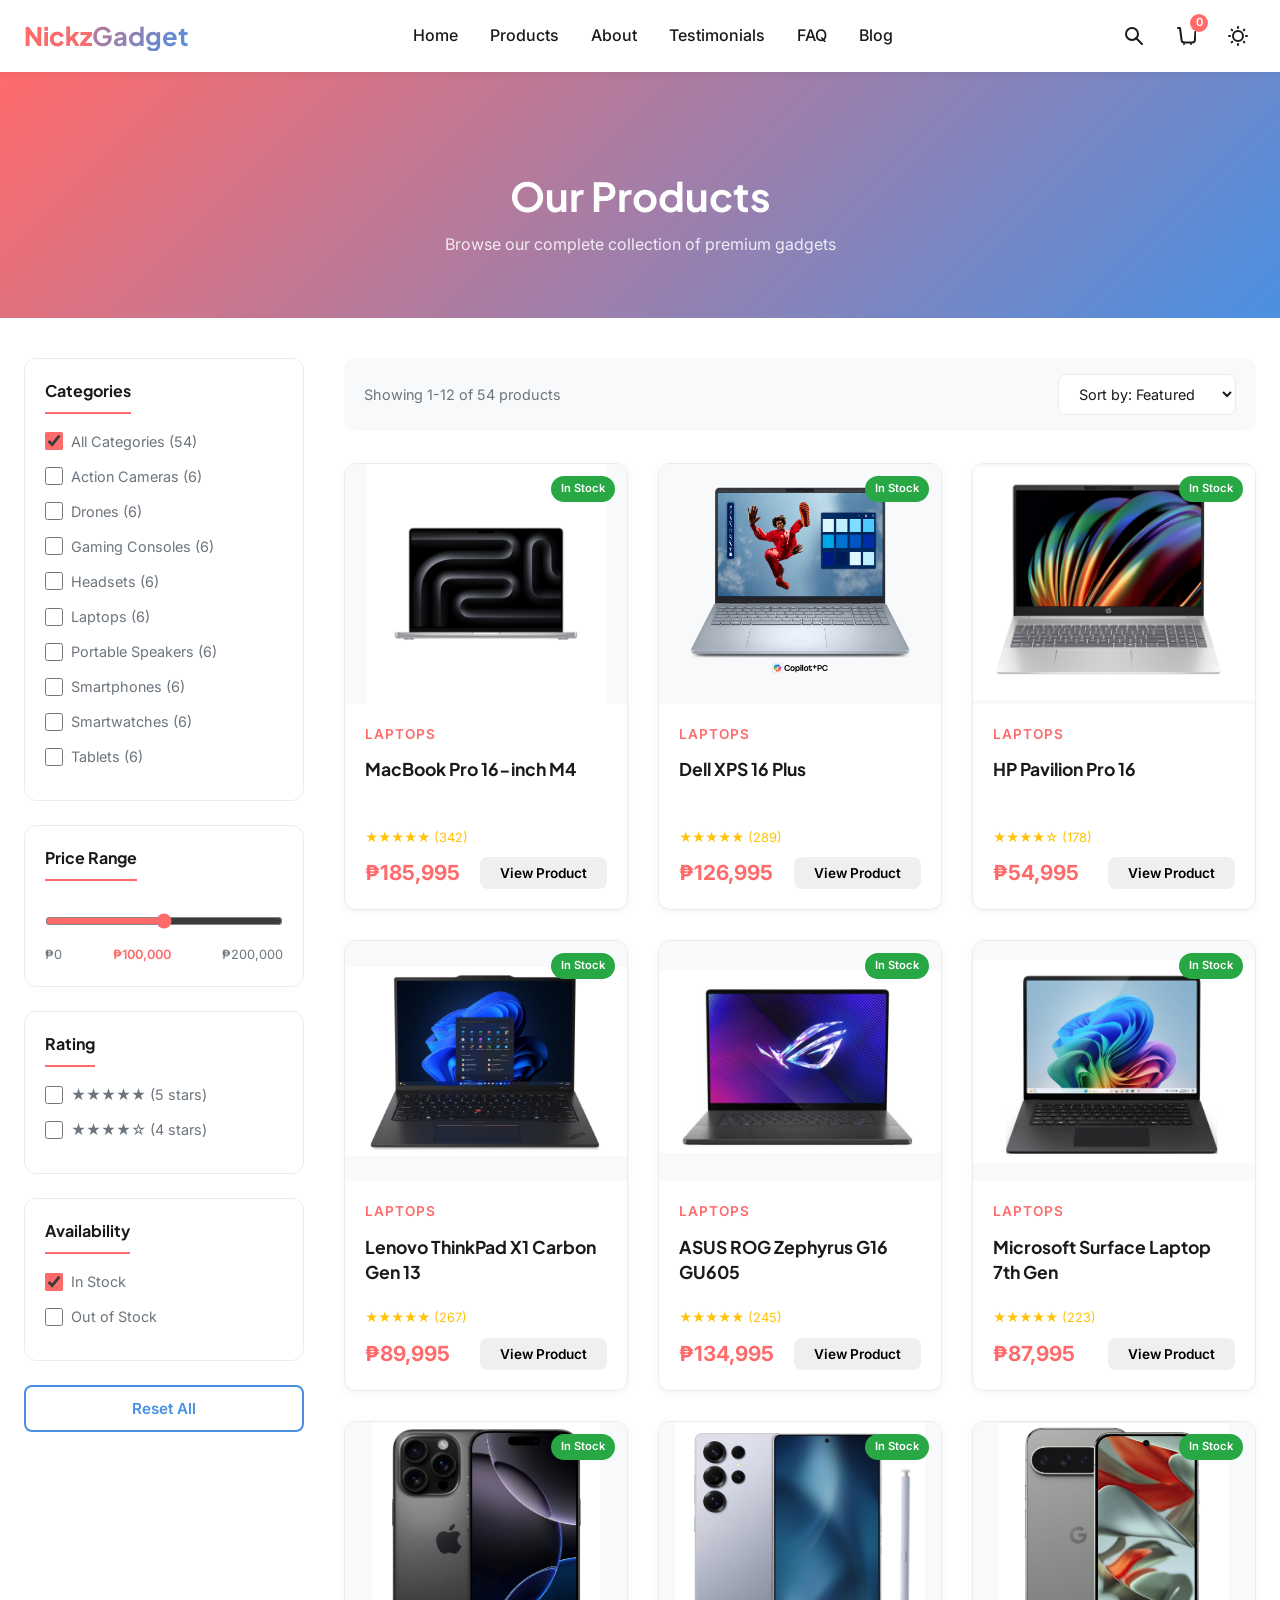
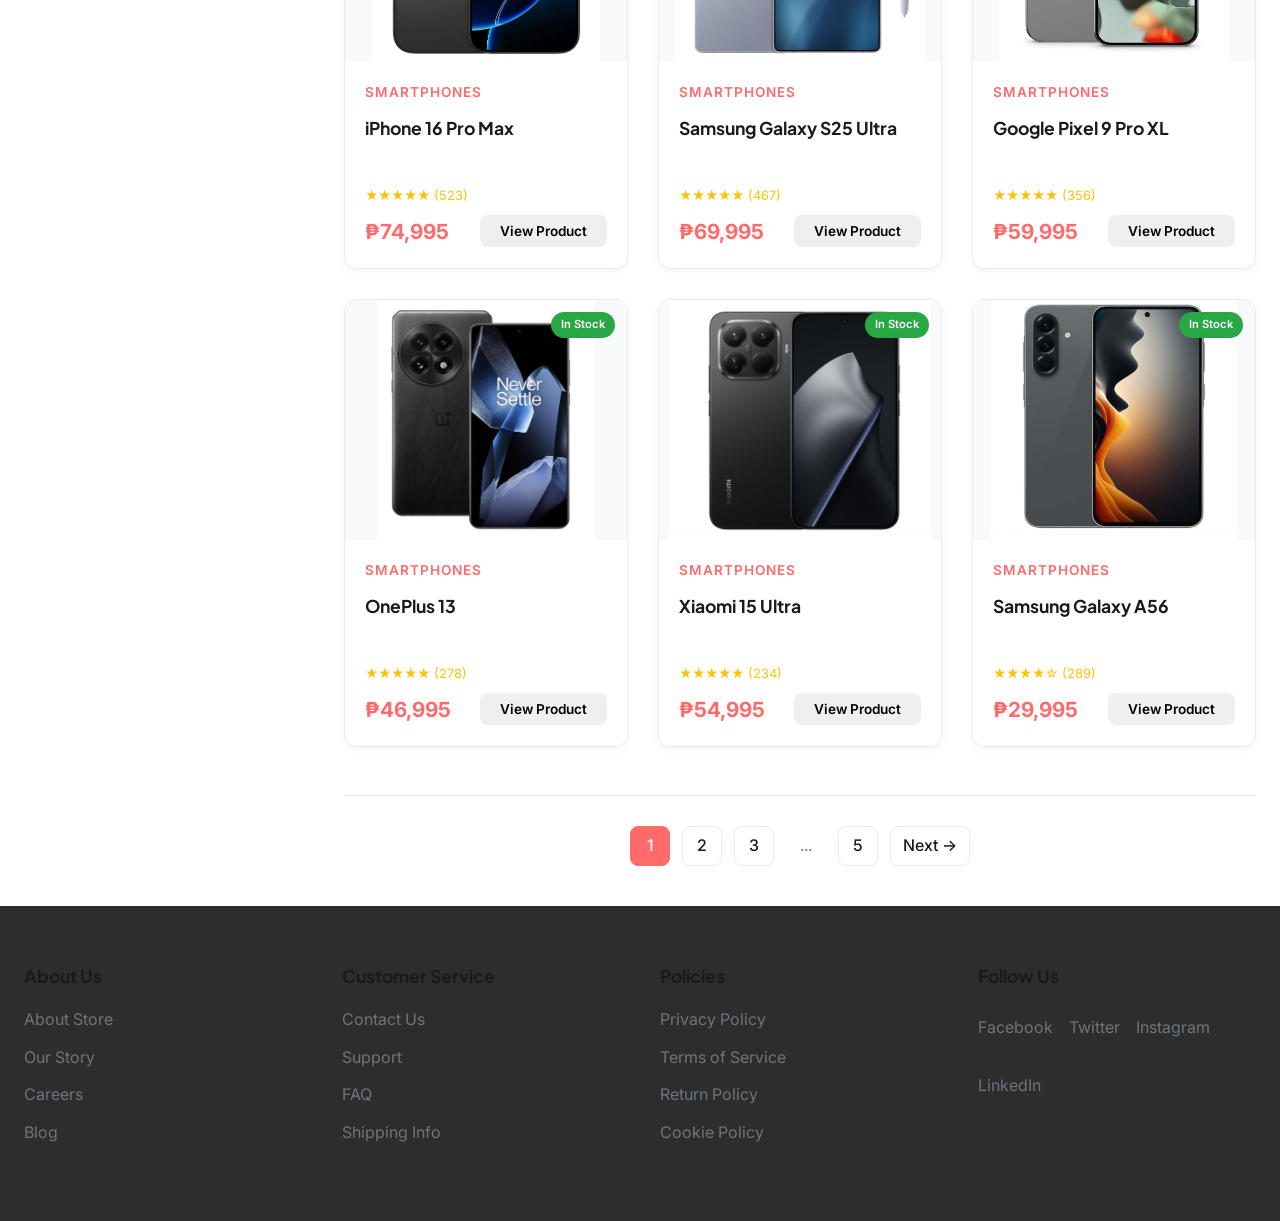
<file: products.html>
<!DOCTYPE html>
<html lang="en">
<head>
    <meta charset="UTF-8">
    <meta name="viewport" content="width=device-width, initial-scale=1.0, user-scalable=yes">
    <meta name="description" content="Browse our complete collection of premium gadgets - Laptops, Smartphones, Tablets, Smartwatches, and more at Ecommerce Gadget Store">
    <title>Products - Ecommerce Gadget Store</title>
    <link href="https://fonts.googleapis.com/css2?family=Inter:opsz,wght@14..32,300;14..32,400;14..32,500;14..32,600;14..32,700&family=Plus+Jakarta+Sans:wght@400;500;600;700;800&display=swap" rel="stylesheet">
    <link rel="stylesheet" href="assets/css/style.css">
    <link rel="stylesheet" href="assets/css/pages.css">
</head>
<body>
    <!-- Header -->
    <header class="header">
        <div class="header-container">
            <div class="logo">
                <h1><span>Nickz</span>Gadget</h1>
            </div>
            <nav class="navbar">
                <ul class="nav-menu">
                    <li><a href="index.html" class="nav-link">Home</a></li>
                    <li><a href="products.html" class="nav-link active">Products</a></li>
                    <li><a href="index.html#about" class="nav-link">About</a></li>
                    <li><a href="index.html#testimonials" class="nav-link">Testimonials</a></li>
                    <li><a href="index.html#faq" class="nav-link">FAQ</a></li>
                    <li><a href="blog.html" class="nav-link">Blog</a></li>
                </ul>
            </nav>
            <div class="header-icons">
                <button class="search-btn" aria-label="Search">
                    <svg width="20" height="20" viewBox="0 0 20 20" fill="none">
                        <circle cx="8" cy="8" r="6" stroke="currentColor" stroke-width="2"/>
                        <path d="M12 12L18 18" stroke="currentColor" stroke-width="2" stroke-linecap="round"/>
                    </svg>
                </button>
                <a href="cart.html" class="cart-btn" aria-label="Shopping Cart">
                    <svg width="20" height="20" viewBox="0 0 20 20" fill="none">
                        <path d="M2 2H4L5.6 14.4C5.8 15.6 6.9 16.4 8.1 16.4H16.4C17.6 16.4 18.7 15.6 18.9 14.4L19.4 5.9" 
                              stroke="currentColor" stroke-width="2" stroke-linecap="round" stroke-linejoin="round"/>
                        <circle cx="8" cy="18" r="1" fill="currentColor"/>
                        <circle cx="15" cy="18" r="1" fill="currentColor"/>
                    </svg>
                    <span class="cart-count" id="cart-count">0</span>
                </a>
                <button class="theme-toggle-btn" id="theme-toggle" aria-label="Toggle Theme">
                    <svg width="20" height="20" viewBox="0 0 20 20" fill="none" class="sun-icon">
                        <circle cx="10" cy="10" r="5" stroke="currentColor" stroke-width="2"/>
                        <path d="M10 1V2M10 18V19M1 10H2M18 10H19M3.64 3.64L4.24 4.24M15.76 15.76L16.36 16.36M3.64 16.36L4.24 15.76M15.76 4.24L16.36 3.64" stroke="currentColor" stroke-width="2" stroke-linecap="round"/>
                    </svg>
                    <svg width="20" height="20" viewBox="0 0 20 20" fill="none" class="moon-icon" style="display: none;">
                        <path d="M19 10.13A9 9 0 1 0 9.67 19.9c4.6.37 8.55-3.3 8.75-7.88.07-1.41-.16-2.79-.62-4.12.58 1.37.9 2.89.9 4.47A8.86 8.86 0 0 1 19 10.13z" stroke="currentColor" stroke-width="1.5" fill="none"/>
                    </svg>
                </button>
                <button class="menu-toggle" aria-label="Toggle Menu">
                    <span></span>
                    <span></span>
                    <span></span>
                </button>
            </div>
        </div>
    </header>

    <!-- Page Header -->
    <section class="page-header">
        <div class="container">
            <h1>Our Products</h1>
            <p>Browse our complete collection of premium gadgets</p>
        </div>
    </section>

    <!-- Products Content -->
    <div class="container page-content">
        <div class="products-layout">
            <!-- Sidebar Filter -->
            <aside class="products-sidebar">
                <div class="filter-widget">
                    <h3>Categories</h3>
                    <ul class="category-filter" id="category-filter-list">
                        <!-- Categories will be loaded dynamically from products-data.js -->
                    </ul>
                </div>

                <div class="filter-widget">
                    <h3>Price Range</h3>
                    <input type="range" min="0" max="200000" value="100000" step="5000" class="price-range" id="price-range">
                    <div class="price-range-values">
                        <span>₱0</span>
                        <span id="price-range-value">₱100,000</span>
                        <span>₱200,000</span>
                    </div>
                </div>

                <div class="filter-widget">
                    <h3>Rating</h3>
                    <ul class="rating-filter">
                        <li><label><input type="checkbox" class="rating-checkbox" data-rating="5"> ★★★★★ (5 stars)</label></li>
                        <li><label><input type="checkbox" class="rating-checkbox" data-rating="4"> ★★★★☆ (4 stars)</label></li>
                    </ul>
                </div>

                <div class="filter-widget">
                    <h3>Availability</h3>
                    <ul class="availability-filter">
                        <li><label><input type="checkbox" class="availability-checkbox" data-availability="in-stock" checked> In Stock</label></li>
                        <li><label><input type="checkbox" class="availability-checkbox" data-availability="out-of-stock"> Out of Stock</label></li>
                    </ul>
                </div>

                <div class="filter-actions">
                    <button class="btn btn-secondary reset-filters-btn" style="width: 100%; margin-top: 0;">Reset All</button>
                </div>
            </aside>

            <!-- Main Products -->
            <main class="products-main">
                <div class="products-toolbar">
                    <p id="product-count-display">Showing 1-12 of 48 products</p>
                    <select class="sort-select" id="sort-select">
                        <option value="featured">Sort by: Featured</option>
                        <option value="newest">Newest</option>
                        <option value="price-low">Price: Low to High</option>
                        <option value="price-high">Price: High to Low</option>
                        <option value="rating">Best Rating</option>
                    </select>
                </div>

                <div class="products-grid" id="products-grid">
                    <!-- Products will be loaded by JavaScript -->
                </div>

                <!-- Pagination -->
                <div class="pagination" id="pagination">
                    <!-- Pagination will be generated by JavaScript -->
                </div>
            </main>
        </div>
    </div>

    <!-- Footer -->
    <footer class="footer">
        <div class="footer-content">
            <div class="footer-col">
                <h4>About Us</h4>
                <ul>
                    <li><a href="#">About Store</a></li>
                    <li><a href="#">Our Story</a></li>
                    <li><a href="#">Careers</a></li>
                    <li><a href="#">Blog</a></li>
                </ul>
            </div>
            <div class="footer-col">
                <h4>Customer Service</h4>
                <ul>
                    <li><a href="#">Contact Us</a></li>
                    <li><a href="#">Support</a></li>
                    <li><a href="#">FAQ</a></li>
                    <li><a href="#">Shipping Info</a></li>
                </ul>
            </div>
            <div class="footer-col">
                <h4>Policies</h4>
                <ul>
                    <li><a href="#">Privacy Policy</a></li>
                    <li><a href="#">Terms of Service</a></li>
                    <li><a href="#">Return Policy</a></li>
                    <li><a href="#">Cookie Policy</a></li>
                </ul>
            </div>
            <div class="footer-col">
                <h4>Follow Us</h4>
                <div class="social-links">
                    <a href="#" class="social-link">Facebook</a>
                    <a href="#" class="social-link">Twitter</a>
                    <a href="#" class="social-link">Instagram</a>
                    <a href="#" class="social-link">LinkedIn</a>
                </div>
            </div>
        </div>
    </footer>

    <!-- Scroll to Top Button -->
    <button class="scroll-to-top" aria-label="Scroll to top">↑</button>

    <!-- Scripts -->
    <script src="assets/js/products-data.js"></script>
    <script src="assets/js/script.js"></script>
    <script src="assets/js/products.js"></script>
</body>
</html>
</file>
<file: assets/css/style.css>
/* ===================================
   ECOMMERCE GADGET STORE - MAIN STYLES
   =================================== */

:root {
    --primary: #FF6B6B;
    --primary-dark: #e55555;
    --primary-light: #ffe0e0;
    --secondary: #4A90E2;
    --secondary-dark: #3a7bc8;
    --accent: #FFB84D;
    --dark: #1a1a1a;
    --dark-soft: #2d2d2d;
    --light: #f8f9fa;
    --white: #ffffff;
    --gray: #6c757d;
    --gray-light: #e9ecef;
    --gray-dark: #495057;
    --success: #28a745;
    --border-radius: 12px;
    --border-radius-sm: 8px;
    --transition: all 0.3s cubic-bezier(0.2, 0.9, 0.4, 1.1);
    --shadow-sm: 0 2px 8px rgba(0,0,0,0.05);
    --shadow-md: 0 8px 24px rgba(0,0,0,0.1);
    --shadow-lg: 0 16px 40px rgba(0,0,0,0.12);
    --shadow-hover: 0 20px 35px -12px rgba(0,0,0,0.2);
}

/* Dark Theme Variables */
[data-theme="dark"] {
    --primary: #FF6B6B;
    --primary-dark: #ff5252;
    --secondary: #5a9eff;
    --dark: #ffffff;
    --dark-soft: #e0e0e0;
    --light: #1e1e2a;
    --white: #2a2a2a;
    --gray: #a0a0a0;
    --gray-light: #3a3a3a;
    --gray-dark: #c0c0c0;
    --shadow-sm: 0 2px 8px rgba(0,0,0,0.3);
    --shadow-md: 0 8px 24px rgba(0,0,0,0.4);
    --shadow-lg: 0 16px 40px rgba(0,0,0,0.5);
}

* {
    margin: 0;
    padding: 0;
    box-sizing: border-box;
}

html {
    scroll-behavior: smooth;
    scroll-padding-top: 80px;
}

body {
    font-family: 'Inter', sans-serif;
    background-color: var(--white);
    color: var(--dark);
    line-height: 1.6;
    transition: background-color 0.3s ease, color 0.3s ease;
    overflow-x: hidden;
}

.container {
    max-width: 1280px;
    margin: 0 auto;
    padding: 0 24px;
}

/* Typography */
h1, h2, h3, h4, h5, h6 {
    font-family: 'Plus Jakarta Sans', sans-serif;
    font-weight: 700;
    line-height: 1.2;
}

h1 { font-size: 2.5rem; }
h2 { font-size: 2rem; }
h3 { font-size: 1.5rem; }
h4 { font-size: 1.25rem; }

.section-header {
    text-align: center;
    margin-bottom: 48px;
}

.section-header h2 {
    font-size: 2.2rem;
    margin-bottom: 12px;
    position: relative;
    display: inline-block;
}

.section-header h2 span {
    color: var(--primary);
    position: relative;
}

.section-header p {
    color: var(--gray);
    font-size: 1rem;
}

/* Buttons */
.btn {
    display: inline-flex;
    align-items: center;
    justify-content: center;
    gap: 8px;
    padding: 12px 28px;
    border: none;
    border-radius: var(--border-radius-sm);
    font-family: 'Inter', sans-serif;
    font-weight: 600;
    font-size: 0.95rem;
    cursor: pointer;
    transition: var(--transition);
    text-decoration: none;
}

.btn-primary {
    background: var(--primary);
    color: white;
    box-shadow: 0 4px 12px rgba(255, 107, 107, 0.3);
}

.btn-primary:hover {
    background: var(--primary-dark);
    transform: translateY(-2px);
    box-shadow: 0 6px 20px rgba(255, 107, 107, 0.4);
}

.btn-secondary {
    background: transparent;
    color: var(--secondary);
    border: 2px solid var(--secondary);
}

.btn-secondary:hover {
    background: var(--secondary);
    color: white;
    transform: translateY(-2px);
}

.btn-small {
    padding: 8px 20px;
    font-size: 0.85rem;
}

/* Header */
.header {
    position: fixed;
    top: 0;
    width: 100%;
    background: rgba(255, 255, 255, 0.98);
    backdrop-filter: blur(10px);
    box-shadow: var(--shadow-sm);
    z-index: 1000;
    transition: var(--transition);
}

[data-theme="dark"] .header {
    background: rgba(30, 30, 42, 0.98);
}

.header-container {
    max-width: 1280px;
    margin: 0 auto;
    padding: 0 24px;
    display: flex;
    justify-content: space-between;
    align-items: center;
    height: 72px;
}

.logo h1 {
    font-size: 1.6rem;
    background: linear-gradient(135deg, var(--primary), var(--secondary));
    -webkit-background-clip: text;
    background-clip: text;
    color: transparent;
}

.logo h1 span {
    background: none;
    -webkit-background-clip: unset;
    background-clip: unset;
    color: var(--primary);
}

.nav-menu {
    display: flex;
    list-style: none;
    gap: 32px;
}

.nav-link {
    color: var(--dark);
    text-decoration: none;
    font-weight: 500;
    transition: var(--transition);
    position: relative;
}

.nav-link::after {
    content: '';
    position: absolute;
    bottom: -4px;
    left: 0;
    width: 0;
    height: 2px;
    background: var(--primary);
    transition: width 0.3s ease;
}

.nav-link:hover::after,
.nav-link.active::after {
    width: 100%;
}

.nav-link:hover {
    color: var(--primary);
}

.header-icons {
    display: flex;
    align-items: center;
    gap: 16px;
}

.search-btn,
.cart-btn,
.theme-toggle-btn {
    background: none;
    border: none;
    cursor: pointer;
    color: var(--dark);
    display: flex;
    align-items: center;
    justify-content: center;
    padding: 8px;
    border-radius: 50%;
    transition: var(--transition);
    position: relative;
}

.search-btn:hover,
.cart-btn:hover,
.theme-toggle-btn:hover {
    background: var(--gray-light);
    color: var(--primary);
}

.cart-btn {
    position: relative;
}

.cart-count {
    position: absolute;
    top: -4px;
    right: -4px;
    background: var(--primary);
    color: white;
    font-size: 0.7rem;
    font-weight: 600;
    width: 18px;
    height: 18px;
    border-radius: 50%;
    display: flex;
    align-items: center;
    justify-content: center;
}

.menu-toggle {
    display: none;
    flex-direction: column;
    background: none;
    border: none;
    cursor: pointer;
    gap: 5px;
}

.menu-toggle span {
    width: 24px;
    height: 2px;
    background: var(--dark);
    transition: var(--transition);
    border-radius: 2px;
}

/* Banner Section */
.banner-section {
    margin-top: 72px;
    padding: 60px 0;
    background: linear-gradient(135deg, var(--light) 0%, var(--white) 100%);
    position: relative;
    overflow: hidden;
}

[data-theme="dark"] .banner-section {
    background: linear-gradient(135deg, var(--light) 0%, var(--white) 100%);
}

.banner-container {
    max-width: 1280px;
    margin: 0 auto;
    padding: 0 24px;
    display: grid;
    grid-template-columns: 1fr 1fr;
    gap: 60px;
    align-items: center;
}

.banner-subtitle {
    font-size: 0.9rem;
    text-transform: uppercase;
    letter-spacing: 2px;
    color: var(--primary);
    font-weight: 600;
    margin-bottom: 16px;
}

.banner-title {
    font-size: 3rem;
    margin-bottom: 20px;
    line-height: 1.2;
}

.banner-description {
    color: var(--gray);
    margin-bottom: 28px;
    line-height: 1.7;
}

.banner-price-action {
    display: flex;
    align-items: center;
    gap: 24px;
    flex-wrap: wrap;
}

.banner-price {
    font-size: 1.8rem;
    font-weight: 700;
    color: var(--primary);
}

.banner-image {
    position: relative;
    display: flex;
    justify-content: center;
    align-items: center;
}

.banner-product-image {
    width: 320px;
    height: 320px;
    background: linear-gradient(135deg, rgba(255,107,107,0.1) 0%, rgba(74,144,226,0.1) 100%);
    border-radius: 32px;
    display: flex;
    align-items: center;
    justify-content: center;
    animation: float 3s ease-in-out infinite;
    overflow: hidden;
}

.banner-product-image img {
    max-width: 85%;
    max-height: 85%;
    object-fit: contain;
}

@keyframes float {
    0%, 100% { transform: translateY(0); }
    50% { transform: translateY(-15px); }
}

.carousel-dots {
    position: absolute;
    bottom: -30px;
    left: 50%;
    transform: translateX(-50%);
    display: flex;
    gap: 10px;
}

.carousel-dot {
    width: 8px;
    height: 8px;
    border-radius: 50%;
    background: var(--gray-light);
    cursor: pointer;
    transition: var(--transition);
}

.carousel-dot.active {
    width: 24px;
    border-radius: 4px;
    background: var(--primary);
}

.carousel-btn {
    position: absolute;
    top: 50%;
    transform: translateY(-50%);
    width: 40px;
    height: 40px;
    border-radius: 50%;
    background: white;
    border: none;
    box-shadow: var(--shadow-sm);
    cursor: pointer;
    font-size: 1.2rem;
    color: var(--dark);
    transition: var(--transition);
    display: flex;
    align-items: center;
    justify-content: center;
}

[data-theme="dark"] .carousel-btn {
    background: var(--dark-soft);
    color: white;
}

.carousel-btn:hover {
    background: var(--primary);
    color: white;
    transform: translateY(-50%) scale(1.05);
}

.carousel-btn.prev {
    left: -20px;
}

.carousel-btn.next {
    right: -20px;
}

/* Products Section */
.products-section {
    padding: 80px 0;
}

.products-grid {
    display: grid;
    grid-template-columns: repeat(3, 1fr);
    gap: 30px;
    margin-bottom: 48px;
}

.product-card {
    background: var(--white);
    border-radius: var(--border-radius);
    overflow: hidden;
    transition: var(--transition);
    box-shadow: var(--shadow-sm);
    border: 1px solid var(--gray-light);
}

.product-card:hover {
    transform: translateY(-8px);
    box-shadow: var(--shadow-hover);
}

.product-image {
    width: 100%;
    height: 240px;
    background: var(--light);
    display: flex;
    align-items: center;
    justify-content: center;
    overflow: hidden;
}

.product-image img {
    width: 100%;
    height: 100%;
    object-fit: contain;
    transition: transform 0.5s ease;
}

.product-card:hover .product-image img {
    transform: scale(1.05);
}

.product-content {
    padding: 20px;
    display: flex;
    flex-direction: column;
    min-height: 160px;
}

.product-category {
    font-size: 0.75rem;
    text-transform: uppercase;
    letter-spacing: 1px;
    color: var(--primary);
    font-weight: 600;
    margin-bottom: 8px;
}

.product-title {
    font-size: 1.1rem;
    margin-bottom: 16px;
    line-height: 1.4;
    display: -webkit-box;
    -webkit-line-clamp: 2;
    line-clamp: 2;
    -webkit-box-orient: vertical;
    overflow: hidden;
    min-height: 2.9rem;
}

.product-footer {
    display: flex;
    justify-content: space-between;
    align-items: center;
    flex-wrap: wrap;
    gap: 12px;
    margin-top: auto;
}

.product-price {
    font-size: 1.3rem;
    font-weight: 700;
    color: var(--primary);
}

.view-all-btn-container {
    text-align: center;
}

/* About Section */
.about-section {
    padding: 80px 0;
    background: var(--light);
}

.about-content {
    display: grid;
    grid-template-columns: 1fr 1fr;
    gap: 60px;
    align-items: center;
}

.about-text h2 {
    margin-bottom: 24px;
}

.about-text p {
    color: var(--gray);
    margin-bottom: 16px;
    line-height: 1.7;
}

.about-features {
    list-style: none;
    margin-top: 24px;
}

.about-features li {
    padding: 8px 0;
    font-weight: 500;
}

.about-features li::before {
    content: "✓";
    color: var(--primary);
    font-weight: bold;
    margin-right: 12px;
}

.about-image-placeholder {
    width: 100%;
    display: flex;
    justify-content: center;
    align-items: center;
}

.about-image-placeholder svg {
    max-width: 100%;
    height: auto;
    color: var(--primary);
}

/* Testimonials Section */
.testimonials-section {
    padding: 80px 0;
}

.testimonial-swiper {
    padding: 20px 10px;
}

.testimonial-card {
    background: var(--white);
    padding: 28px;
    border-radius: var(--border-radius);
    border: 1px solid var(--gray-light);
    transition: var(--transition);
}

.testimonial-card:hover {
    transform: translateY(-5px);
    box-shadow: var(--shadow-md);
}

.testimonial-stars {
    color: #ffc107;
    font-size: 0.9rem;
    letter-spacing: 2px;
    margin-bottom: 16px;
}

.testimonial-text {
    color: var(--gray);
    font-style: italic;
    margin-bottom: 20px;
    line-height: 1.7;
}

.testimonial-author h4 {
    font-size: 1rem;
    margin-bottom: 4px;
}

.testimonial-author p {
    font-size: 0.85rem;
    color: var(--primary);
}

.swiper-button-prev,
.swiper-button-next {
    width: 40px;
    height: 40px;
    background: var(--primary);
    border-radius: 50%;
    color: white;
}

.swiper-button-prev::after,
.swiper-button-next::after {
    font-size: 18px;
}

/* FAQ Section */
.faq-section {
    padding: 80px 0;
    background: var(--light);
}

.faq-container {
    max-width: 800px;
    margin: 0 auto;
}

.faq-item {
    margin-bottom: 16px;
}

.faq-question {
    width: 100%;
    background: var(--white);
    border: 1px solid var(--gray-light);
    border-radius: var(--border-radius-sm);
    padding: 18px 20px;
    text-align: left;
    cursor: pointer;
    font-family: 'Inter', sans-serif;
    font-weight: 600;
    color: var(--dark);
    display: flex;
    justify-content: space-between;
    align-items: center;
    transition: var(--transition);
}

.faq-question:hover {
    border-color: var(--primary);
}

.faq-icon {
    font-size: 1.2rem;
    transition: transform 0.3s ease;
}

.faq-item.active .faq-question {
    border-color: var(--primary);
    background: var(--primary-light);
}

[data-theme="dark"] .faq-item.active .faq-question {
    background: rgba(255, 107, 107, 0.1);
}

.faq-item.active .faq-icon {
    transform: rotate(45deg);
}

.faq-answer {
    max-height: 0;
    overflow: hidden;
    transition: max-height 0.3s ease;
    background: var(--white);
    border: 1px solid var(--gray-light);
    border-top: none;
    border-radius: 0 0 var(--border-radius-sm) var(--border-radius-sm);
}

.faq-item.active .faq-answer {
    max-height: 300px;
    padding: 20px;
}

.faq-answer p {
    color: var(--gray);
    line-height: 1.7;
}

/* Newsletter Section */
.newsletter-section {
    padding: 60px 0;
    background: linear-gradient(135deg, var(--primary), var(--secondary));
}

.newsletter-content {
    text-align: center;
    color: white;
}

.newsletter-content h2 {
    color: white;
    margin-bottom: 12px;
}

.newsletter-content p {
    color: rgba(255,255,255,0.9);
    margin-bottom: 28px;
}

.newsletter-form {
    display: flex;
    gap: 12px;
    max-width: 500px;
    margin: 0 auto;
    flex-wrap: wrap;
    justify-content: center;
}

.newsletter-form input {
    flex: 1;
    min-width: 250px;
    padding: 14px 20px;
    border: none;
    border-radius: var(--border-radius-sm);
    font-family: 'Inter', sans-serif;
    font-size: 1rem;
}

.newsletter-form input:focus {
    outline: none;
    box-shadow: 0 0 0 3px rgba(255,255,255,0.3);
}

/* Footer */
.footer {
    background: var(--dark-soft);
    color: var(--gray);
    padding: 60px 0 24px;
}

[data-theme="dark"] .footer {
    background: #1a1a1a;
}

.footer-content {
    max-width: 1280px;
    margin: 0 auto;
    padding: 0 24px;
    display: grid;
    grid-template-columns: repeat(auto-fit, minmax(220px, 1fr));
    gap: 40px;
    margin-bottom: 40px;
}

.footer-col h4 {
    color: var(--dark);
    margin-bottom: 20px;
    font-size: 1.1rem;
}

[data-theme="dark"] .footer-col h4 {
    color: white;
}

.footer-col ul {
    list-style: none;
}

.footer-col ul li {
    margin-bottom: 12px;
}

.footer-col a {
    color: var(--gray);
    text-decoration: none;
    transition: var(--transition);
}

.footer-col a:hover {
    color: var(--primary);
}

.social-links {
    display: flex;
    gap: 16px;
    flex-wrap: wrap;
}

.social-link {
    display: inline-block;
    padding: 8px 0;
}

.footer-bottom {
    text-align: center;
    padding-top: 24px;
    border-top: 1px solid var(--gray-light);
    font-size: 0.85rem;
}

/* Scroll to Top */
.scroll-to-top {
    position: fixed;
    bottom: 30px;
    right: 30px;
    width: 48px;
    height: 48px;
    border-radius: 50%;
    background: var(--primary);
    color: white;
    border: none;
    font-size: 1.2rem;
    cursor: pointer;
    display: none;
    align-items: center;
    justify-content: center;
    transition: var(--transition);
    box-shadow: var(--shadow-md);
    z-index: 999;
}

.scroll-to-top.show {
    display: flex;
}

.scroll-to-top:hover {
    background: var(--primary-dark);
    transform: translateY(-3px);
}

/* Toast Notification */
.toast-notification {
    position: fixed;
    bottom: 30px;
    right: 30px;
    background: var(--dark);
    color: white;
    padding: 12px 24px;
    border-radius: 50px;
    font-size: 0.9rem;
    z-index: 10000;
    animation: slideIn 0.3s ease;
    box-shadow: var(--shadow-md);
}

@keyframes slideIn {
    from {
        transform: translateX(100%);
        opacity: 0;
    }
    to {
        transform: translateX(0);
        opacity: 1;
    }
}

/* Search Modal */
.search-modal {
    position: fixed;
    top: 0;
    left: 0;
    width: 100%;
    height: 100%;
    background: rgba(0,0,0,0.6);
    backdrop-filter: blur(8px);
    display: flex;
    align-items: flex-start;
    justify-content: center;
    z-index: 2000;
    animation: fadeIn 0.2s ease;
}

.search-modal-content {
    background: var(--white);
    width: 90%;
    max-width: 600px;
    border-radius: 24px;
    margin-top: 100px;
    overflow: hidden;
    animation: slideDown 0.3s ease;
}

@keyframes slideDown {
    from {
        transform: translateY(-50px);
        opacity: 0;
    }
    to {
        transform: translateY(0);
        opacity: 1;
    }
}

.search-modal-header {
    display: flex;
    justify-content: space-between;
    align-items: center;
    padding: 20px 24px;
    border-bottom: 1px solid var(--gray-light);
}

.search-modal-header h3 {
    margin: 0;
    font-size: 1.2rem;
}

.close-search-modal {
    background: none;
    border: none;
    font-size: 1.5rem;
    cursor: pointer;
    color: var(--gray);
    padding: 0 8px;
}

.search-modal-body {
    padding: 24px;
}

.search-input {
    width: 100%;
    padding: 14px 18px;
    border: 1px solid var(--gray-light);
    border-radius: 50px;
    font-family: 'Inter', sans-serif;
    font-size: 1rem;
}

.search-input:focus {
    outline: none;
    border-color: var(--primary);
}

.search-results {
    margin-top: 20px;
    max-height: 400px;
    overflow-y: auto;
}

.search-result-item {
    display: flex;
    gap: 16px;
    padding: 12px;
    border: 1px solid var(--gray-light);
    border-radius: var(--border-radius-sm);
    margin-bottom: 12px;
    cursor: pointer;
    transition: var(--transition);
}

.search-result-item:hover {
    transform: translateX(5px);
    box-shadow: var(--shadow-sm);
}

.search-result-image {
    width: 70px;
    height: 70px;
    object-fit: contain;
    background: var(--light);
    border-radius: 8px;
}

.search-result-info {
    flex: 1;
}

.search-result-title {
    font-weight: 600;
    margin-bottom: 4px;
}

.search-result-price {
    color: var(--primary);
    font-weight: 600;
}

/* Responsive Design */
@media (max-width: 1024px) {
    .banner-container {
        grid-template-columns: 1fr;
        text-align: center;
        gap: 40px;
    }
    
    .banner-price-action {
        justify-content: center;
    }
    
    .banner-image {
        order: -1;
    }
    
    .about-content {
        grid-template-columns: 1fr;
        text-align: center;
    }
    
    .about-features {
        text-align: left;
    }
    
    .banner-title {
        font-size: 2.2rem;
    }

    .product-title {
        font-size: 1rem;
    }

    .product-price {
        font-size: 1.2rem;
    }

    .product-image {
        height: 200px;
    }

    .btn {
        font-size: 0.9rem;
        padding: 10px 16px;
    }
}

@media (max-width: 768px) {
    .menu-toggle {
        display: flex;
    }
    
    .nav-menu {
        position: fixed;
        top: -100%;
        left: 0;
        width: 100%;
        height: auto;
        max-height: calc(100vh - 72px);
        background: var(--white);
        flex-direction: column;
        align-items: center;
        justify-content: flex-start;
        gap: 24px;
        transition: top 0.3s ease;
        box-shadow: var(--shadow-md);
        z-index: 999;
        padding: 24px 0;
        overflow-y: auto;
        display: none;
    }
    
    .nav-menu.active {
        display: flex;
        top: 72px;
    }

    body.menu-open {
        overflow: hidden;
    }
    
    .products-grid {
        grid-template-columns: repeat(2, 1fr);
        gap: 20px;
    }
    
    .banner-title {
        font-size: 1.8rem;
    }
    
    .banner-product-image {
        width: 260px;
        height: 260px;
    }
    
    .carousel-btn.prev {
        left: -10px;
    }
    
    .carousel-btn.next {
        right: -10px;
    }
    
    .section-header h2 {
        font-size: 1.6rem;
    }
    
    .footer-content {
        grid-template-columns: repeat(auto-fit, minmax(180px, 1fr));
        gap: 30px;
    }

    .product-title {
        font-size: 0.95rem;
    }

    .product-price {
        font-size: 1.1rem;
    }

    .product-image {
        height: 180px;
    }

    .btn {
        font-size: 0.85rem;
        padding: 8px 14px;
    }
}

@media (max-width: 480px) {
    .container {
        padding: 0 16px;
    }
    
    .header-container {
        padding: 0 16px;
        height: 64px;
    }
    
    .banner-section {
        margin-top: 64px;
        padding: 40px 0;
    }
    
    .banner-title {
        font-size: 1.5rem;
    }
    
    .banner-product-image {
        width: 200px;
        height: 200px;
    }
    
    .products-section,
    .about-section,
    .testimonials-section,
    .faq-section {
        padding: 50px 0;
    }
    
    .products-grid {
        grid-template-columns: repeat(2, 1fr);
    }
    
    .product-card {
        max-width: 100%;
    }
    
    .newsletter-form {
        flex-direction: column;
    }
    
    .newsletter-form button {
        width: 100%;
    }
    
    .footer-content {
        grid-template-columns: 1fr;
        text-align: center;
    }
    
    .social-links {
        justify-content: center;
    }
    
    .scroll-to-top {
        bottom: 20px;
        right: 20px;
        width: 44px;
        height: 44px;
    }

    .product-title {
        font-size: 0.9rem;
    }

    .product-price {
        font-size: 1rem;
    }

    .product-category {
        font-size: 0.65rem;
    }

    .product-image {
        height: 160px;
    }

    .btn {
        font-size: 0.8rem;
        padding: 8px 12px;
    }
}
</file>
<file: assets/css/pages.css>
/* ===================================
   PAGES STYLES - Cart, Product Detail, Blog, Products
   =================================== */

/* Page Header */
.page-header {
    background: linear-gradient(135deg, var(--primary), var(--secondary));
    padding: 100px 0 60px;
    text-align: center;
    margin-top: 72px;
}

.page-header h1 {
    color: white;
    font-size: 2.5rem;
    margin-bottom: 12px;
}

.page-header p {
    color: rgba(255, 255, 255, 0.85);
    font-size: 1rem;
}

/* Page Content */
.page-content {
    margin-top: 40px;
}

/* Back Link */
.back-link {
    display: inline-flex;
    align-items: center;
    gap: 8px;
    color: var(--primary);
    text-decoration: none;
    font-weight: 500;
    transition: var(--transition);
}

.back-link:hover {
    gap: 12px;
    color: var(--primary-dark);
}

/* ===================================
   PRODUCT DETAIL PAGE
   =================================== */
.product-detail-container {
    display: grid;
    grid-template-columns: 1fr 1fr;
    gap: 48px;
    margin: 40px 0;
    align-items: start;
}

.product-detail-image {
    background: var(--light);
    border-radius: var(--border-radius);
    padding: 40px;
    text-align: center;
    position: sticky;
    top: 100px;
}

.product-detail-image img {
    max-width: 100%;
    height: auto;
    max-height: 400px;
    object-fit: contain;
}

.product-detail-info h1 {
    font-size: 2rem;
    margin-bottom: 12px;
}

.product-category {
    color: var(--primary);
    font-size: 0.85rem;
    font-weight: 600;
    text-transform: uppercase;
    letter-spacing: 1px;
    margin-bottom: 12px;
}

.product-rating {
    color: #ffc107;
    margin-bottom: 20px;
    font-size: 0.9rem;
}

.price-section {
    padding: 20px 0;
    border-top: 1px solid var(--gray-light);
    border-bottom: 1px solid var(--gray-light);
    margin: 20px 0;
}

.old-price {
    text-decoration: line-through;
    color: var(--gray);
    margin-right: 12px;
    font-size: 1.1rem;
}

.current-price {
    font-size: 2rem;
    font-weight: 700;
    color: var(--primary);
}

.description-section {
    margin: 24px 0;
    line-height: 1.7;
    color: var(--gray);
}

.buy-section {
    background: var(--light);
    padding: 20px;
    border-radius: var(--border-radius-sm);
    margin: 20px 0;
}

.buy-section p {
    margin: 8px 0;
    font-size: 0.9rem;
}

.quantity-selector {
    display: flex;
    align-items: center;
    gap: 12px;
    margin: 24px 0;
}

.quantity-selector label {
    font-weight: 600;
}

.qty-btn {
    width: 40px;
    height: 40px;
    border: 1px solid var(--gray-light);
    background: var(--white);
    border-radius: var(--border-radius-sm);
    cursor: pointer;
    font-size: 1.2rem;
    transition: var(--transition);
}

.qty-btn:hover {
    background: var(--primary);
    color: white;
    border-color: var(--primary);
}

#quantity {
    width: 70px;
    height: 40px;
    text-align: center;
    border: 1px solid var(--gray-light);
    border-radius: var(--border-radius-sm);
    font-size: 1rem;
}

.action-buttons {
    display: flex;
    gap: 16px;
    margin: 24px 0;
}

.wishlist-btn {
    background: var(--light);
    color: var(--dark);
    border: 1px solid var(--gray-light);
}

.wishlist-btn:hover {
    background: var(--primary-light);
    border-color: var(--primary);
    color: var(--primary);
}

/* Specifications */
.specifications {
    background: var(--light);
    padding: 32px;
    border-radius: var(--border-radius);
    margin: 48px 0;
}

.specifications h2 {
    margin-bottom: 24px;
    font-size: 1.5rem;
}

.spec-item {
    display: grid;
    grid-template-columns: 200px 1fr;
    padding: 14px 0;
    border-bottom: 1px solid var(--gray-light);
}

.spec-item:last-child {
    border-bottom: none;
}

.spec-label {
    font-weight: 600;
    color: var(--dark);
}

.spec-value {
    color: var(--gray);
}

/* ===================================
   CART PAGE
   =================================== */
.cart-layout {
    display: grid;
    grid-template-columns: 1fr 360px;
    gap: 40px;
    margin: 40px 0;
}

.cart-items-section {
    background: var(--white);
    border: 1px solid var(--gray-light);
    border-radius: var(--border-radius);
    padding: 24px;
}

.cart-items-section h2 {
    margin-bottom: 24px;
    font-size: 1.3rem;
}

.cart-item {
    display: grid;
    grid-template-columns: 100px 1fr 120px 100px 80px;
    gap: 20px;
    align-items: center;
    padding: 20px 0;
    border-bottom: 1px solid var(--gray-light);
}

.cart-item:last-child {
    border-bottom: none;
}

.item-image {
    width: 100px;
    height: 100px;
    background: var(--light);
    border-radius: var(--border-radius-sm);
    display: flex;
    align-items: center;
    justify-content: center;
}

.item-image svg {
    width: 80px;
    height: 80px;
    color: var(--primary);
}

.item-details h3 {
    font-size: 1rem;
    margin-bottom: 6px;
}

.item-category {
    font-size: 0.8rem;
    color: var(--primary);
    font-weight: 500;
}

.item-sku {
    font-size: 0.7rem;
    color: var(--gray);
}

.item-quantity {
    display: flex;
    align-items: center;
    gap: 8px;
}

.item-quantity .qty-btn {
    width: 32px;
    height: 32px;
    font-size: 1rem;
}

.item-quantity .qty-input {
    width: 50px;
    height: 32px;
    text-align: center;
    border: 1px solid var(--gray-light);
    border-radius: var(--border-radius-sm);
}

.item-price .price {
    font-size: 1.1rem;
    font-weight: 700;
    color: var(--primary);
}

.remove-btn {
    background: none;
    border: none;
    color: var(--gray);
    cursor: pointer;
    font-size: 0.85rem;
    padding: 8px;
    transition: var(--transition);
}

.remove-btn:hover {
    color: var(--primary);
}

.continue-shopping {
    margin-top: 24px;
}

/* Cart Summary */
.cart-summary {
    display: flex;
    flex-direction: column;
    gap: 24px;
}

.summary-box {
    background: var(--light);
    border-radius: var(--border-radius);
    padding: 24px;
}

.summary-box h2 {
    font-size: 1.3rem;
    margin-bottom: 20px;
}

.summary-row {
    display: flex;
    justify-content: space-between;
    padding: 10px 0;
    color: var(--gray);
}

.summary-total {
    display: flex;
    justify-content: space-between;
    padding: 15px 0;
    margin-top: 10px;
    border-top: 2px solid var(--gray-light);
    font-size: 1.2rem;
    font-weight: 700;
    color: var(--dark);
}

.summary-total span:last-child {
    color: var(--primary);
}

.promo-code {
    display: flex;
    gap: 10px;
    margin: 20px 0;
}

.promo-code input {
    flex: 1;
    padding: 12px;
    border: 1px solid var(--gray-light);
    border-radius: var(--border-radius-sm);
    font-family: 'Inter', sans-serif;
}

.apply-promo-btn {
    padding: 12px 20px;
    white-space: nowrap;
}

.security-info {
    background: rgba(40, 167, 69, 0.1);
    border-left: 4px solid #28a745;
    padding: 16px;
    border-radius: var(--border-radius-sm);
}

.security-info p {
    margin: 5px 0;
    font-size: 0.85rem;
}

.security-info p:first-child {
    font-weight: 600;
    color: #28a745;
}

.delivery-info {
    background: var(--light);
    padding: 20px;
    border-radius: var(--border-radius);
}

.delivery-info h3 {
    font-size: 1rem;
    margin-bottom: 16px;
}

.delivery-info select {
    width: 100%;
    padding: 12px;
    border: 1px solid var(--gray-light);
    border-radius: var(--border-radius-sm);
    font-family: 'Inter', sans-serif;
    background: var(--white);
}

/* ===================================
   BLOG PAGE
   =================================== */
.blog-layout {
    display: grid;
    grid-template-columns: 1fr 320px;
    gap: 48px;
    margin: 48px 0;
}

.blog-post {
    background: var(--white);
    border: 1px solid var(--gray-light);
    border-radius: var(--border-radius);
    overflow: hidden;
    margin-bottom: 32px;
    transition: var(--transition);
}

.blog-post:hover {
    transform: translateY(-5px);
    box-shadow: var(--shadow-md);
}

.blog-image {
    width: 100%;
    height: 280px;
    overflow: hidden;
}

.blog-image svg {
    width: 100%;
    height: 100%;
}

.blog-meta {
    display: flex;
    gap: 16px;
    padding: 16px 24px;
    background: var(--light);
    font-size: 0.85rem;
    border-bottom: 1px solid var(--gray-light);
}

.blog-date {
    color: var(--gray);
    font-weight: 500;
}

.blog-category {
    background: var(--primary);
    color: white;
    padding: 4px 12px;
    border-radius: 4px;
    font-size: 0.75rem;
    font-weight: 600;
}

.blog-title {
    font-size: 1.4rem;
    padding: 20px 24px 12px;
    line-height: 1.5;
    color: var(--dark);
    display: -webkit-box;
    -webkit-line-clamp: 2;
    line-clamp: 2;
    -webkit-box-orient: vertical;
    overflow: hidden;
    min-height: 3.2rem;
}

.blog-excerpt {
    padding: 0 24px 16px;
    color: var(--gray);
    font-size: 0.95rem;
    line-height: 1.6;
    display: -webkit-box;
    -webkit-line-clamp: 3;
    line-clamp: 3;
    -webkit-box-orient: vertical;
    overflow: hidden;
}

.blog-category {
    background: var(--primary);
    color: white;
    padding: 4px 12px;
    border-radius: 20px;
    font-size: 0.75rem;
    font-weight: 600;
}

.read-more {
    display: inline-block;
    margin: 0 24px 24px;
    color: var(--primary);
    font-weight: 600;
    text-decoration: none;
    transition: var(--transition);
}

.read-more:hover {
    transform: translateX(5px);
    color: var(--primary-dark);
}

/* Blog Sidebar */
.blog-sidebar {
    display: flex;
    flex-direction: column;
    gap: 32px;
}

.sidebar-widget {
    background: var(--light);
    border-radius: var(--border-radius);
    padding: 24px;
}

.sidebar-widget h3 {
    font-size: 1.1rem;
    margin-bottom: 16px;
    padding-bottom: 12px;
    border-bottom: 2px solid var(--primary);
    display: inline-block;
}

.search-form {
    display: flex;
    gap: 8px;
}

.search-form input {
    flex: 1;
    padding: 12px;
    border: 1px solid var(--gray-light);
    border-radius: var(--border-radius-sm);
    font-family: 'Inter', sans-serif;
}

.search-form button {
    padding: 12px 20px;
    background: var(--primary);
    color: white;
    border: none;
    border-radius: var(--border-radius-sm);
    cursor: pointer;
    transition: var(--transition);
}

.search-form button:hover {
    background: var(--primary-dark);
}

.recent-posts,
.categories {
    list-style: none;
}

.recent-posts li,
.categories li {
    padding: 10px 0;
    border-bottom: 1px solid var(--gray-light);
}

.recent-posts li:last-child,
.categories li:last-child {
    border-bottom: none;
}

.recent-posts a,
.categories a {
    color: var(--dark);
    text-decoration: none;
    transition: var(--transition);
}

.recent-posts a:hover,
.categories a:hover {
    color: var(--primary);
}

.featured-product {
    text-align: center;
}

.featured-image {
    margin-bottom: 16px;
}

.featured-product h4 {
    font-size: 1rem;
    margin-bottom: 8px;
}

.featured-product .price {
    font-size: 1.2rem;
    font-weight: 700;
    color: var(--primary);
    margin-bottom: 16px;
    display: block;
}

/* Pagination */
.pagination {
    display: flex;
    justify-content: center;
    gap: 12px;
    margin-top: 40px;
    padding-top: 30px;
    border-top: 1px solid var(--gray-light);
}

.page-link {
    display: inline-flex;
    align-items: center;
    justify-content: center;
    min-width: 40px;
    height: 40px;
    padding: 0 12px;
    border: 1px solid var(--gray-light);
    border-radius: var(--border-radius-sm);
    color: var(--dark);
    text-decoration: none;
    font-weight: 500;
    transition: var(--transition);
}

.page-link:hover,
.page-link.active {
    background: var(--primary);
    color: white;
    border-color: var(--primary);
}

/* ===================================
   RESPONSIVE DESIGN
   =================================== */
@media (max-width: 1024px) {
    .product-detail-container {
        grid-template-columns: 1fr;
        gap: 32px;
    }
    
    .product-detail-image {
        position: static;
    }
    
    .cart-layout {
        grid-template-columns: 1fr;
    }
    
    .blog-layout {
        grid-template-columns: 1fr;
    }
    
    .blog-sidebar {
        order: -1;
    }

    .blog-title {
        font-size: 1.3rem;
    }

    .blog-image {
        height: 240px;
    }

    .blog-excerpt {
        font-size: 0.9rem;
    }
}

@media (max-width: 768px) {
    .page-header {
        padding: 80px 0 50px;
        margin-top: 64px;
    }
    
    .page-header h1 {
        font-size: 1.8rem;
    }
    
    .cart-item {
        grid-template-columns: 80px 1fr;
        gap: 16px;
        position: relative;
    }
    
    .item-quantity,
    .item-price,
    .remove-btn {
        grid-column: 2;
    }
    
    .item-quantity {
        justify-self: start;
    }
    
    .remove-btn {
        position: absolute;
        top: 20px;
        right: 0;
    }
    
    .spec-item {
        grid-template-columns: 1fr;
        gap: 8px;
    }
    
    .spec-label {
        font-weight: 700;
    }
    
    .blog-image {
        height: 200px;
    }
    
    .blog-title {
        font-size: 1.2rem;
    }

    .blog-excerpt {
        font-size: 0.85rem;
    }

    .blog-meta {
        font-size: 0.8rem;
    }
}

@media (max-width: 480px) {
    .product-detail-info h1 {
        font-size: 1.5rem;
    }
    
    .current-price {
        font-size: 1.5rem;
    }
    
    .action-buttons {
        flex-direction: column;
    }
    
    .action-buttons button {
        width: 100%;
    }
    
    .summary-box {
        padding: 20px;
    }
    
    .promo-code {
        flex-direction: column;
    }
    
    .apply-promo-btn {
        width: 100%;
    }
    
    .blog-image {
        height: 180px;
    }

    .blog-meta {
        flex-wrap: wrap;
        padding: 12px 16px;
        font-size: 0.75rem;
    }
    
    .blog-title {
        padding: 16px 16px 8px;
        font-size: 1.05rem;
    }
    
    .blog-excerpt {
        padding: 0 16px 12px;
        font-size: 0.8rem;
    }
    
    .read-more {
        margin: 0 16px 16px;
        font-size: 0.85rem;
    }
    
    .sidebar-widget {
        padding: 20px;
    }
    
    .pagination {
        flex-wrap: wrap;
    }
    
    .page-link {
        min-width: 36px;
        height: 36px;
        font-size: 0.85rem;
    }
}

/* ===================================
   PRODUCTS PAGE ADDITIONAL STYLES
   =================================== */

/* Products Layout */
.products-layout {
    display: grid;
    grid-template-columns: 280px 1fr;
    gap: 40px;
    margin: 40px 0;
}

/* Sidebar */
.products-sidebar {
    position: sticky;
    top: 100px;
    height: fit-content;
}

.filter-widget {
    background: var(--white);
    border: 1px solid var(--gray-light);
    border-radius: var(--border-radius);
    padding: 20px;
    margin-bottom: 24px;
}

.filter-widget h3 {
    font-size: 1rem;
    margin-bottom: 16px;
    padding-bottom: 12px;
    border-bottom: 2px solid var(--primary);
    display: inline-block;
}

.filter-widget ul {
    list-style: none;
}

.filter-widget li {
    margin-bottom: 12px;
}

.filter-widget label {
    display: flex;
    align-items: center;
    gap: 8px;
    cursor: pointer;
    color: var(--gray);
    font-size: 0.9rem;
}

.filter-widget input[type="checkbox"] {
    width: 18px;
    height: 18px;
    cursor: pointer;
    accent-color: var(--primary);
}

/* Price Range */
.price-range {
    width: 100%;
    margin: 16px 0;
    accent-color: var(--primary);
}

.price-range-values {
    display: flex;
    justify-content: space-between;
    font-size: 0.8rem;
    color: var(--gray);
}

#price-range-value {
    color: var(--primary);
    font-weight: 600;
}

/* Filter Actions */
.filter-actions {
    margin-top: 24px;
}

/* Products Toolbar */
.products-toolbar {
    display: flex;
    justify-content: space-between;
    align-items: center;
    margin-bottom: 32px;
    padding: 16px 20px;
    background: var(--light);
    border-radius: var(--border-radius);
    flex-wrap: wrap;
    gap: 16px;
}

.products-toolbar p {
    color: var(--gray);
    font-size: 0.9rem;
}

.sort-select {
    padding: 10px 16px;
    border: 1px solid var(--gray-light);
    border-radius: var(--border-radius-sm);
    background: var(--white);
    font-family: 'Inter', sans-serif;
    font-size: 0.9rem;
    cursor: pointer;
    color: var(--dark);
}

/* Product Card Enhancements */
.product-card {
    position: relative;
}

.stock-badge {
    position: absolute;
    top: 12px;
    right: 12px;
    padding: 4px 10px;
    border-radius: 20px;
    font-size: 0.7rem;
    font-weight: 600;
    z-index: 2;
}

.stock-badge.in-stock {
    background: #28a745;
    color: white;
}

.stock-badge.out-of-stock {
    background: #dc3545;
    color: white;
}

.product-rating {
    color: #ffc107;
    font-size: 0.8rem;
    margin: 8px 0;
}

/* No Products State */
.no-products {
    text-align: center;
    padding: 60px 20px;
    background: var(--light);
    border-radius: var(--border-radius);
    grid-column: 1 / -1;
}

.no-products p {
    color: var(--gray);
    margin-bottom: 16px;
}

/* Pagination Dots */
.page-dots {
    display: inline-flex;
    align-items: center;
    justify-content: center;
    min-width: 40px;
    height: 40px;
    color: var(--gray);
}

/* Responsive */
@media (max-width: 1024px) {
    .products-layout {
        grid-template-columns: 1fr;
        gap: 30px;
    }
    
    .products-sidebar {
        position: static;
        display: grid;
        grid-template-columns: repeat(auto-fit, minmax(280px, 1fr));
        gap: 20px;
    }
    
    .filter-widget {
        margin-bottom: 0;
    }
}

@media (max-width: 768px) {
    .products-toolbar {
        flex-direction: column;
        align-items: flex-start;
    }
    
    .sort-select {
        width: 100%;
    }
    
    .products-sidebar {
        grid-template-columns: 1fr;
    }
}

@media (max-width: 480px) {
    .filter-widget {
        padding: 16px;
    }
    
    .products-toolbar {
        padding: 12px 16px;
    }
}

/* ===================================
   CHECKOUT MODAL STYLES
   =================================== */
.checkout-modal {
    display: none;
    position: fixed;
    top: 0;
    left: 0;
    right: 0;
    bottom: 0;
    background: rgba(0, 0, 0, 0.5);
    z-index: 1000;
    align-items: center;
    justify-content: center;
    padding: 20px;
}

.checkout-modal.active {
    display: flex;
}

.checkout-modal-content {
    background: white;
    border-radius: var(--border-radius);
    max-width: 600px;
    width: 100%;
    max-height: 90vh;
    overflow-y: auto;
    position: relative;
    padding: 40px;
    box-shadow: 0 10px 40px rgba(0, 0, 0, 0.2);
    box-sizing: border-box;
}

.checkout-modal-close {
    position: absolute;
    top: 20px;
    right: 20px;
    background: none;
    border: none;
    font-size: 28px;
    cursor: pointer;
    color: var(--gray);
    transition: var(--transition);
}

.checkout-modal-close:hover {
    color: var(--primary);
}

/* Checkout Form */
.checkout-form {
    display: block;
}

#checkoutFormElement {
    width: 100%;
}

.checkout-form h2 {
    margin-bottom: 30px;
    color: var(--dark);
    font-size: 1.8rem;
}

.form-group {
    margin-bottom: 20px;
    display: flex;
    flex-direction: column;
}

.form-group label {
    margin-bottom: 8px;
    font-weight: 600;
    color: #333 !important;
    font-size: 0.95rem;
}

.form-group input,
.form-group textarea,
.form-group select {
    width: 100%;
    padding: 12px;
    border: 1px solid var(--gray-light);
    border-radius: 6px;
    font-size: 1rem;
    font-family: inherit;
    transition: var(--transition);
    box-sizing: border-box;
    color: #333 !important;
    background-color: white !important;
}

.form-group input::placeholder,
.form-group textarea::placeholder {
    color: #999 !important;
}

.form-group input:focus,
.form-group textarea:focus,
.form-group select:focus {
    outline: none;
    border-color: var(--primary);
    box-shadow: 0 0 0 3px rgba(59, 130, 246, 0.1);
}

.form-group textarea {
    resize: vertical;
    min-height: 80px;
}

.error-message {
    color: #dc2626;
    font-size: 0.85rem;
    margin-top: 4px;
    display: none;
}

.error-message.show {
    display: block;
}

.form-row {
    display: grid;
    grid-template-columns: 1fr 1fr;
    gap: 20px;
}

.credit-card-fields {
    background: var(--light);
    padding: 20px;
    border-radius: 6px;
    margin-bottom: 20px;
}

/* Order Confirmation */
.order-confirmation {
    text-align: center;
}

.confirmation-icon {
    width: 80px;
    height: 80px;
    background: #10b981;
    border-radius: 50%;
    display: flex;
    align-items: center;
    justify-content: center;
    font-size: 48px;
    color: white;
    margin: 0 auto 20px;
}

.order-confirmation h2 {
    color: var(--dark);
    margin-bottom: 30px;
    font-size: 1.8rem;
}

.order-details {
    text-align: left;
    margin-bottom: 30px;
}

.detail-section {
    background: var(--light);
    padding: 20px;
    border-radius: 6px;
    margin-bottom: 15px;
}

.detail-section h3 {
    color: var(--primary);
    margin-bottom: 12px;
    font-size: 1rem;
}

.detail-section p {
    margin-bottom: 8px;
    color: var(--dark);
}

.detail-section p span {
    word-break: break-word;
}

#confirmationOrderItems {
    font-size: 0.95rem;
}

#confirmationOrderItems .order-item {
    display: flex;
    justify-content: space-between;
    margin-bottom: 8px;
    padding-bottom: 8px;
    border-bottom: 1px solid #e5e7eb;
}

#confirmationOrderItems .order-item:last-child {
    border-bottom: none;
}

/* Responsive */
@media (max-width: 768px) {
    .checkout-modal-content {
        padding: 24px;
    }
    
    .form-row {
        grid-template-columns: 1fr;
    }
}
</file>
